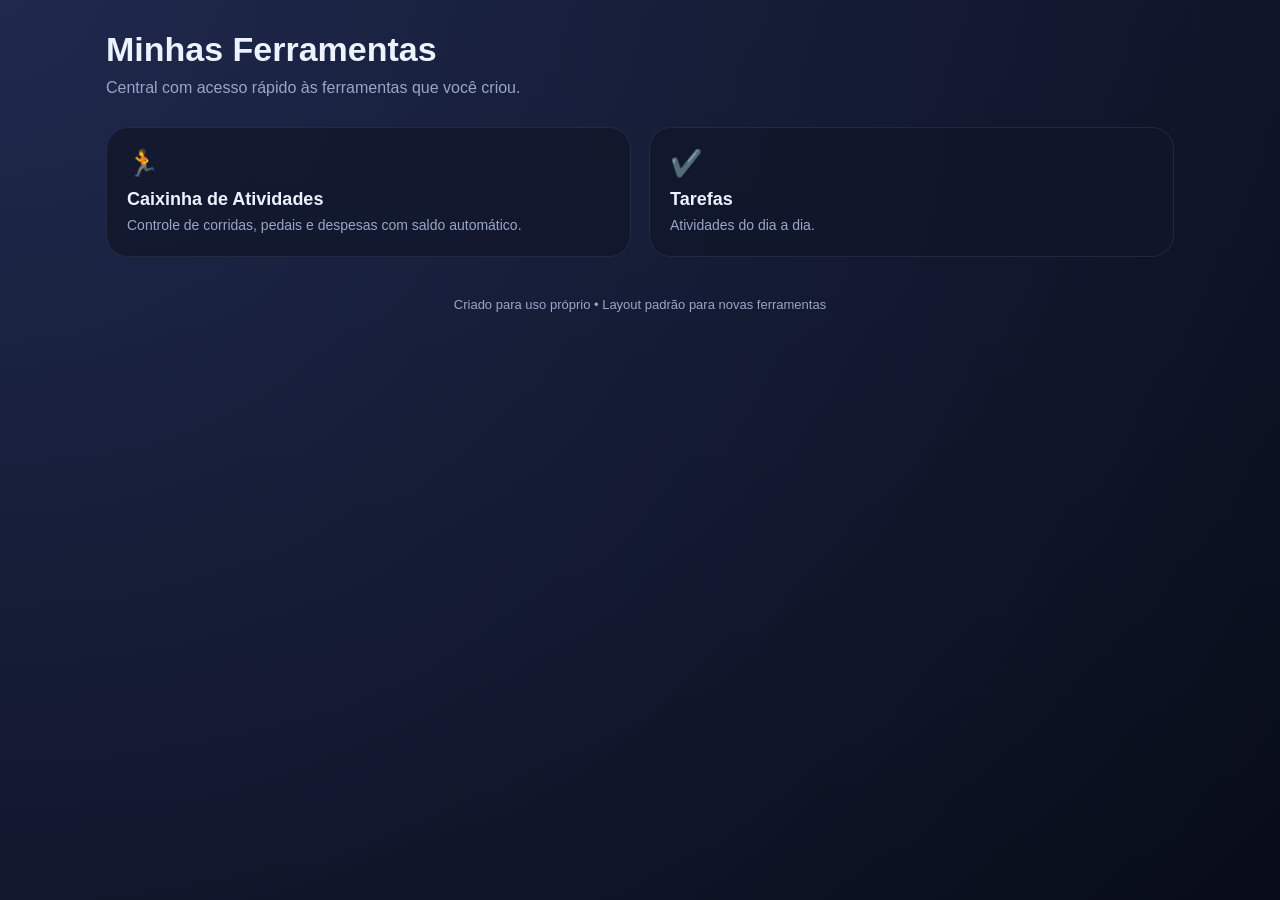
<file: index.html>
<!DOCTYPE html>
<html lang="pt-BR">
<head>
  <meta charset="UTF-8">
  <meta name="viewport" content="width=device-width, initial-scale=1.0">
  <title>Minhas Ferramentas</title>

  <style>
    :root {
      --bg: #0b1020;
      --card: rgba(17, 23, 42, 0.78);
      --text: #edf2ff;
      --muted: #9aa6c7;
      --border: rgba(255,255,255,0.08);
      --primary: #6d8cff;
      --primary2: #8b5cf6;
      --radius: 22px;
    }

    * { box-sizing: border-box; }

    body {
      margin: 0;
      font-family: Inter, Arial;
      color: var(--text);
      background:
        radial-gradient(circle at top left, rgba(109,140,255,0.2), transparent),
        linear-gradient(180deg, var(--bg), #080c18);
      min-height: 100vh;
    }

    .container {
      max-width: 1100px;
      margin: auto;
      padding: 30px 16px;
    }

    h1 {
      margin: 0;
      font-size: 34px;
    }

    .sub {
      margin-top: 10px;
      color: var(--muted);
    }

    .grid {
      display: grid;
      grid-template-columns: repeat(auto-fit, minmax(250px, 1fr));
      gap: 18px;
      margin-top: 30px;
    }

    .card {
      background: var(--card);
      border: 1px solid var(--border);
      border-radius: var(--radius);
      padding: 20px;
      transition: 0.2s;
      cursor: pointer;
      text-decoration: none;
      color: inherit;
    }

    .card:hover {
      transform: translateY(-4px);
      border-color: rgba(109,140,255,0.4);
    }

    .icon {
      font-size: 26px;
      margin-bottom: 10px;
    }

    .title {
      font-size: 18px;
      font-weight: bold;
    }

    .desc {
      margin-top: 6px;
      color: var(--muted);
      font-size: 14px;
      line-height: 1.4;
    }

    .footer {
      margin-top: 40px;
      text-align: center;
      color: var(--muted);
      font-size: 13px;
    }
  </style>
</head>

<body>
  <div class="container">

    <h1>Minhas Ferramentas</h1>
    <div class="sub">Central com acesso rápido às ferramentas que você criou.</div>

    <div class="grid">

      <!-- TOOL 1 -->
      <a href="sports/index.html" class="card">
        <div class="icon">🏃</div>
        <div class="title">Caixinha de Atividades</div>
        <div class="desc">
          Controle de corridas, pedais e despesas com saldo automático.
        </div>
      </a>
      <!-- TOOL 2 -->
      <a href="task/index.html" class="card">
        <div class="icon">✔️</div>
        <div class="title">Tarefas</div>
        <div class="desc">
          Atividades do dia a dia. 
        </div>
      </a>

      <!-- NOVAS FERRAMENTAS FUTURAS -->
      <!--
      <a href="financeiro.html" class="card">
        <div class="icon">💰</div>
        <div class="title">Financeiro</div>
        <div class="desc">Descrição...</div>
      </a>
      -->

    </div>

    <div class="footer">
      Criado para uso próprio • Layout padrão para novas ferramentas
    </div>

  </div>
</body>
</html>
</file>
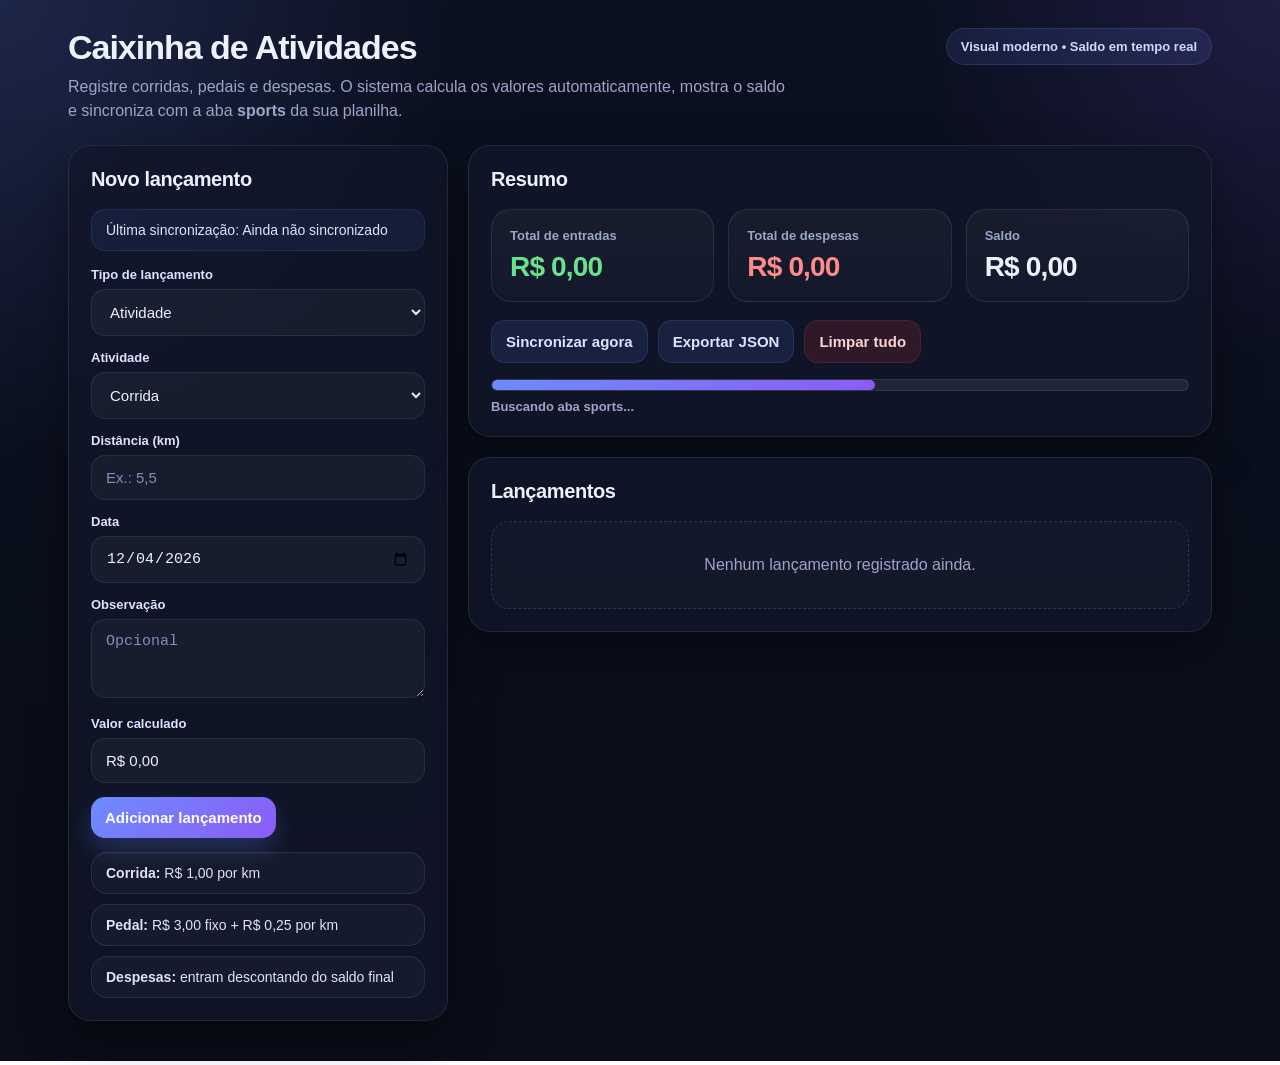
<file: sports/index.html>
<!DOCTYPE html>
<html lang="pt-BR">
<head>
  <meta charset="UTF-8" />
  <meta name="viewport" content="width=device-width, initial-scale=1.0" />
  <title>Caixinha de Atividades</title>
  <link rel="stylesheet" href="sports.css" />
</head>
<body>
  <div class="container">
    <div class="topo">
      <div class="titulo-box">
        <h1>Caixinha de Atividades</h1>
        <div class="subtitulo">
          Registre corridas, pedais e despesas. O sistema calcula os valores automaticamente,
          mostra o saldo e sincroniza com a aba <strong>sports</strong> da sua planilha.
        </div>
      </div>
      <div class="tag-topo">Visual moderno • Saldo em tempo real</div>
    </div>

    <div class="grid">
      <div class="card">
        <h2 id="tituloFormulario">Novo lançamento</h2>

        <div class="status-edicao" id="statusEdicao">
          Você está editando um lançamento.
        </div>

        <div class="status-sync" id="statusSync">
          Última sincronização: <span id="ultimaSync">Ainda não sincronizado</span>
        </div>

        <div class="form-group">
          <label for="categoria">Tipo de lançamento</label>
          <select id="categoria">
            <option value="atividade">Atividade</option>
            <option value="despesa">Despesa</option>
          </select>
        </div>

        <div id="atividadeCampos">
          <div class="form-group">
            <label for="atividade">Atividade</label>
            <select id="atividade">
              <option value="corrida">Corrida</option>
              <option value="pedal">Pedal</option>
            </select>
          </div>

          <div class="form-group">
            <label for="distancia">Distância (km)</label>
            <input type="number" id="distancia" min="0" step="0.01" placeholder="Ex.: 5,5" />
          </div>
        </div>

        <div id="despesaCampos" style="display: none;">
          <div class="form-group">
            <label for="descricaoDespesa">Descrição da despesa</label>
            <input type="text" id="descricaoDespesa" placeholder="Ex.: Garrafinha, manutenção, tênis" />
          </div>

          <div class="form-group">
            <label for="valorDespesa">Valor da despesa (R$)</label>
            <input type="number" id="valorDespesa" min="0" step="0.01" placeholder="Ex.: 25,00" />
          </div>
        </div>

        <div class="form-group">
          <label for="data">Data</label>
          <input type="date" id="data" />
        </div>

        <div class="form-group">
          <label for="observacao">Observação</label>
          <textarea id="observacao" rows="3" placeholder="Opcional"></textarea>
        </div>

        <div class="form-group">
          <label>Valor calculado</label>
          <input type="text" id="valorCalculado" readonly />
        </div>

        <div class="linha-acoes">
          <button class="btn btn-primary" id="btnAdicionar">Adicionar lançamento</button>
          <button class="btn btn-secondary" id="btnCancelarEdicao" style="display:none;">Cancelar edição</button>
        </div>

        <div class="regras">
          <div class="regra-item"><strong>Corrida:</strong> R$ 1,00 por km</div>
          <div class="regra-item"><strong>Pedal:</strong> R$ 3,00 fixo + R$ 0,25 por km</div>
          <div class="regra-item"><strong>Despesas:</strong> entram descontando do saldo final</div>
        </div>
      </div>

      <div>
        <div class="card" style="margin-bottom: 20px;">
          <h2>Resumo</h2>

          <div class="resumo">
            <div class="box-resumo">
              <small>Total de entradas</small>
              <strong class="positivo" id="totalEntradas">R$ 0,00</strong>
            </div>
            <div class="box-resumo">
              <small>Total de despesas</small>
              <strong class="negativo" id="totalDespesas">R$ 0,00</strong>
            </div>
            <div class="box-resumo">
              <small>Saldo</small>
              <strong class="neutro" id="saldoFinal">R$ 0,00</strong>
            </div>
          </div>

          <div class="linha-acoes">
            <button class="btn btn-secondary" id="btnSincronizar">Sincronizar agora</button>
            <button class="btn btn-secondary" id="btnExportar">Exportar JSON</button>
            <button class="btn btn-danger" id="btnLimpar">Limpar tudo</button>
          </div>

          <div class="barra-sync-wrap" id="barraSyncWrap" style="display:none;">
            <div class="barra-sync">
              <div class="barra-sync-fill" id="barraSyncFill"></div>
            </div>
            <div class="texto-sync" id="textoSync">Sincronizando...</div>
          </div>
        </div>

        <div class="card">
          <h2>Lançamentos</h2>
          <div id="listaLancamentos"></div>
        </div>
      </div>
    </div>
  </div>

  <script src="sports.js"></script>
</body>
</html>
</file>
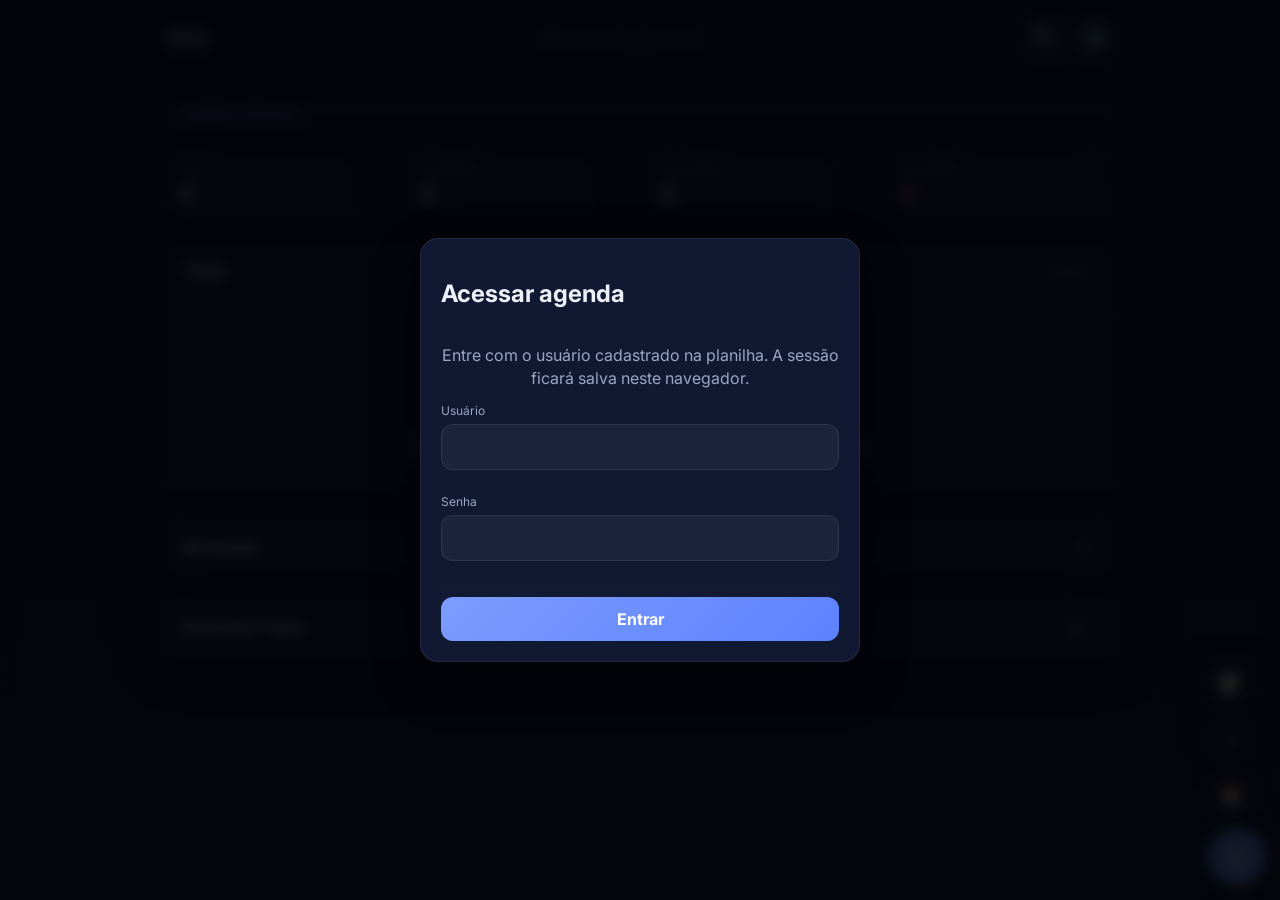
<file: task/index.html>
<!DOCTYPE html>
<html lang="pt-BR">
<head>
  <meta charset="UTF-8" />
  <meta name="viewport" content="width=device-width, initial-scale=1.0" />
  <title>Lista de Tarefas com Agenda</title>

  <link rel="preconnect" href="https://fonts.googleapis.com" />
  <link rel="preconnect" href="https://fonts.gstatic.com" crossorigin />
  <link
    href="https://fonts.googleapis.com/css2?family=Inter:wght@400;500;600;700;800&display=swap"
    rel="stylesheet"
  />

  <link rel="stylesheet" href="./css/tasks.css" />
  <link rel="stylesheet" href="./css/popup.css" />
  <link rel="stylesheet" href="./css/load.css" />

  <link rel="manifest" href="./manifest.json" />
  <meta name="theme-color" content="#7c9cff" />
<link rel="icon" type="image/svg+xml" href="./icons/icon.svg" />
<link rel="icon" type="image/png" sizes="192x192" href="./icons/icon-192.png" />
<link rel="apple-touch-icon" href="./icons/icon-192.png" />
<link rel="icon" href="./icons/favicon.ico" />
  <meta name="apple-mobile-web-app-capable" content="yes" />
  <meta name="apple-mobile-web-app-status-bar-style" content="default" />
  <meta name="apple-mobile-web-app-title" content="Tarefas" />
</head>
<body>

  <!-- LOADER INICIAL -->
  <div id="appLoader" class="app-loader">
    <div class="loader-content">
      <div class="loader-orb"></div>
      <p class="loader-text">Acessando agenda...</p>
    </div>
  </div>

  <!-- APP -->
  <div class="app-shell app-shell-preload" id="appShell">

    <!-- TOPBAR -->
    <header class="app-topbar">
      <div class="topbar-left">
        <button id="screenHomeBtn" class="topbar-home-btn topbar-profile-btn" type="button">
  <img id="userPhotoLogo" class="user-photo-logo hidden" alt="Foto do usuário" />
  <span id="userPhotoFallback" class="topbar-home-title">Início</span>
</button>
      </div>

      <div class="topbar-center">
        <p id="lastSyncInfo" class="last-sync-info">Última sincronização: nunca</p>
        <div id="userSessionInfo" class="user-session-info hidden"></div>
      </div>

      <div class="topbar-right">
        <button id="searchToggleBtn" class="icon-btn" type="button" aria-label="Buscar">
          🔍
        </button>
        <button id="settingsBtn" class="icon-btn" type="button" aria-label="Configurações">
          ⚙️
        </button>
      </div>
    </header>

    <!-- BUSCA GLOBAL -->
    <section id="searchPanel" class="search-panel hidden" aria-label="Busca global">
      <div class="search-panel-row">
        <div class="field grow no-margin">
          <label for="searchInput">Buscar tarefas</label>
          <input
            type="text"
            id="searchInput"
            placeholder="Buscar por título, descrição ou hashtag"
          />
        </div>

        <button id="closeSearchBtn" class="icon-btn search-close-btn" type="button" aria-label="Fechar busca">
          ✕
        </button>
      </div>
    </section>

    <main class="app-content">

      <!-- HOME -->
      <section id="screen-home" class="screen screen-active">
        <section class="hero-card">
          <div class="hero-copy">
            <p class="eyebrow">Agenda pessoal</p>
            <!-- <h1>Hoje</h1>
            <p class="subtitle">
              Veja primeiro o que importa agora, com foco no uso rápido no mobile.
            </p> -->
          </div>
        </section>

        <section class="summary-strip" id="summaryGrid">
          <article class="summary-card compact">
            <span>Total</span>
            <strong id="totalTasks">0</strong>
          </article>

          <article class="summary-card compact">
            <span>Pendentes</span>
            <strong id="pendingTasks">0</strong>
          </article>

          <article class="summary-card compact">
            <span>Concluídas</span>
            <strong id="completedTasks">0</strong>
          </article>

          <article class="summary-card compact danger">
            <span>Atrasadas</span>
            <strong id="overdueTasks">0</strong>
          </article>
        </section>

        <section class="screen-block card-like">
          <div class="section-header">
            <div>
              <h2>Hoje</h2>
              <!-- <h2>Tarefas do dia</h2>
              <p class="section-subtitle">Ordenadas para leitura rápida.</p> -->
            </div>
            <span id="taskCountLabel" class="section-count">0 itens</span>
          </div>

          <div id="taskList" class="task-list"></div>

          <div id="emptyState" class="empty-state hidden">
            <div class="empty-icon">✓</div>
            <h3>Nenhuma tarefa encontrada</h3>
            <p>Crie uma nova tarefa ou ajuste os filtros para ver os resultados.</p>
          </div>
        </section>

        <section class="screen-block card-like collapsible-block">
          <button id="toggleOverdueBtn" class="collapse-trigger" type="button">
            <span>Atrasadas</span>
            <span id="overdueInlineCount" class="collapse-count">0</span>
          </button>

          <div id="overdueList" class="task-list hidden"></div>
        </section>

        <section class="screen-block card-like collapsible-block">
          <button id="toggleUpcomingBtn" class="collapse-trigger" type="button">
            <span>Próximos 7 dias</span>
            <span class="collapse-count">ver</span>
          </button>

          <div id="upcomingList" class="upcoming-list hidden"></div>
        </section>
      </section>

      <!-- TODAS -->
      <section id="screen-all" class="screen hidden">
        <section class="screen-block card-like">
          <div class="section-header">
            <div>
              <h2>Todas as atividades</h2>
              <p class="section-subtitle">Filtre por visibilidade, status e hashtag.</p>
            </div>
          </div>

          <div class="toolbar-inline">
            <div class="field grow">
              <label>Visibilidade</label>
              <div id="visibilityFilter" class="segmented-control">
                <button type="button" class="segment-btn active" data-visibility="mine">Minhas</button>
                <button type="button" class="segment-btn" data-visibility="shared">Compartilhadas</button>
                <button type="button" class="segment-btn" data-visibility="all">Todas</button>
              </div>
            </div>

            <div class="field small">
              <label for="statusFilter">Status</label>
              <select id="statusFilter">
                <option value="all">Todas</option>
                <option value="pending" selected>Pendentes</option>
                <option value="completed">Concluídas</option>
                <option value="today">Hoje</option>
                <option value="overdue">Atrasadas</option>
              </select>
            </div>

            <!-- <div class="field small">
              <label for="sortMode">Ordenação</label>
              <select id="sortMode">
                <option value="smart">Automática</option>
                <option value="date-asc">Data crescente</option>
                <option value="date-desc">Data decrescente</option>
                <option value="created-desc">Mais recentes</option>
              </select>
            </div>
          </div> -->

          <div class="tag-filter-row">
            <span>Hashtags:</span>
            <div id="hashtagsPanel" class="hashtags-panel"></div>
          </div>
        </section>

        <section class="screen-block card-like">
          <div class="section-header">
            <div>
              <h2>Lista geral</h2>
              <p class="section-subtitle">Agrupada por dia.</p>
            </div>
          </div>

          <div id="allTasksGrouped" class="grouped-task-list"></div>
        </section>
      </section>

      <!-- CALENDÁRIO -->
      <section id="screen-calendar" class="screen hidden">
        <section class="card-like calendar-card">
          <div class="calendar-header">
            <div>
              <p class="calendar-label">Agenda mensal</p>
              <h2 id="calendarTitle">Calendário</h2>
            </div>

            <div class="calendar-actions">
              <button id="toggleCalendarBtn" class="btn btn-secondary" type="button">Ocultar</button>
              <button id="clearDateFilterBtn" class="btn btn-secondary" type="button">Mostrar tudo</button>
              <button id="prevMonthBtn" class="btn btn-secondary icon-only" type="button" aria-label="Mês anterior">‹</button>
              <button id="nextMonthBtn" class="btn btn-secondary icon-only" type="button" aria-label="Próximo mês">›</button>
            </div>
          </div>

          <div class="calendar-weekdays">
            <div>Dom</div>
            <div>Seg</div>
            <div>Ter</div>
            <div>Qua</div>
            <div>Qui</div>
            <div>Sex</div>
            <div>Sáb</div>
          </div>

          <div id="calendarGrid" class="calendar-grid"></div>
        </section>

        <section id="dayTasksPanel" class="screen-block card-like hidden">
          <div class="section-header">
            <div>
              <h2>Atividades do dia</h2>
              <p id="selectedDayLabel" class="section-subtitle">Selecione um dia no calendário.</p>
            </div>
          </div>

          <div id="calendarDayTaskList" class="task-list"></div>
        </section>
      </section>

      <!-- CONFIGURAÇÕES -->
      <section id="screen-settings" class="screen hidden">
        <section class="settings-grid">

          <article class="settings-card">
            <div class="settings-card-header">
              <h2>Aparência</h2>
              <p>Troca de tema e base pronta para novos temas.</p>
            </div>

            <div class="settings-actions">
              <button id="themeToggleBtn" class="btn btn-secondary" type="button">Tema</button>
            </div>
          </article>

          <article class="settings-card">
            <div class="settings-card-header">
              <h2>Notificações</h2>
              <p>Permissão e lembretes locais.</p>
            </div>

            <div class="settings-actions">
              <button id="enableNotificationsBtn" class="btn btn-secondary" type="button">Ativar notificações</button>
            </div>
          </article>

          <article class="settings-card">
            <div class="settings-card-header">
              <h2>Sincronização</h2>
              <p>Controle manual e sessão do aplicativo.</p>
            </div>

            <div class="settings-actions settings-actions-wrap">
              <button id="syncBtn" class="btn btn-secondary" type="button">Sincronizar</button>
              <button id="logoutBtn" class="btn btn-secondary" type="button">Sair</button>
            </div>
          </article>
<!--
          <article id="privateTagsCard" class="settings-card wide">
            <div class="settings-card-header">
              <h2>Hashtags privadas</h2>
              <p>Selecione quais hashtags serão privadas.</p>
            </div>

            <div id="privateTagsPanel" class="private-tags-panel"></div>
          </article> -->

        </section>
      </section>

    </main>

    <div class="bottom-safe-space"></div>
  </div>

  <!-- FABS -->
  <div class="fab-stack" aria-label="Ações rápidas">
  <button id="fabNotes" class="fab fab-secondary" type="button" aria-label="Bloco de notas">📝</button>
  <button id="fabAll" class="fab fab-secondary" type="button" aria-label="Todas as atividades">≡</button>
  <button id="fabCalendar" class="fab fab-secondary" type="button" aria-label="Calendário">📅</button>
  <button id="newTaskBtn" class="fab fab-primary" type="button" aria-label="Nova tarefa">+</button>
</div>

  <!-- MODAL TAREFA -->
  <div id="taskModal" class="modal hidden" aria-hidden="true">
    <div class="modal-backdrop" data-close-modal></div>

    <div class="modal-dialog" role="dialog" aria-modal="true" aria-labelledby="modalTitle">
      <div class="modal-header">
        <h2 id="modalTitle">Nova tarefa</h2>
        <button class="icon-btn" type="button" data-close-modal aria-label="Fechar">×</button>
      </div>

      <form id="taskForm" class="task-form">
        <input type="hidden" id="taskId" />

        <div class="field">
          <label for="taskTitle">Título</label>
          <input type="text" id="taskTitle" maxlength="100" required />
        </div>

        <div class="field">
          <label for="taskDescription">Descrição</label>
          <textarea
            id="taskDescription"
            rows="4"
            maxlength="500"
            placeholder="Detalhes da tarefa"
          ></textarea>
        </div>

        <div class="compact-period-row">
  <div class="compact-period-label">Início</div>

  <div class="field compact-field compact-date-field">
    <label for="taskDate">Data</label>
    <input type="date" id="taskDate" required />
  </div>

  <div class="field compact-field compact-time-field">
    <label for="taskTime">Hora</label>
    <input type="time" id="taskTime" />
  </div>
</div>

<div class="compact-period-row">
  <div class="compact-period-label">Término</div>

  <div class="field compact-field compact-date-field">
    <label for="taskEndDate">Data</label>
    <input type="date" id="taskEndDate" />
  </div>

  <div class="field compact-field compact-time-field">
    <label for="taskEndTime">Hora</label>
    <input type="time" id="taskEndTime" />
  </div>
</div>

        <div class="field field-inline-hint">
          <small>O término é opcional. Se informado, pode ser em outro dia.</small>
        </div>

        <div class="field">
          <label for="taskHashtags">Hashtags</label>
          <input
            type="text"
            id="taskHashtags"
            placeholder="#trabalho, #estudo, #mercado, #privado"
          />
          <small>Use vírgulas ou espaços. O símbolo # é opcional.</small>
        </div>

        <div class="field recurring-box">
          <label class="checkbox-row">
            <input type="checkbox" id="taskRecurring" />
            <span>Tarefa recorrente</span>
          </label>
        </div>

        <div id="recurrenceFields" class="recurrence-inline-grid hidden">
  <div class="field">
    <label for="taskRecurrenceType">Frequência</label>
    <select id="taskRecurrenceType">
      <option value="daily">Diária</option>
      <option value="weekly">Semanal</option>
      <option value="monthly">Mensal</option>
      <option value="yearly">Anual</option>
    </select>
  </div>

  <div class="field">
    <label for="taskRecurrenceInterval">Intervalo</label>
    <input type="number" id="taskRecurrenceInterval" min="1" step="1" value="1" />
    <small>Ex.: 1 = toda semana, 2 = a cada 2 semanas</small>
  </div>
</div>

        <div class="modal-actions">
          <button type="button" class="btn btn-secondary" data-close-modal>Cancelar</button>
          <button type="submit" class="btn btn-primary">Salvar tarefa</button>
        </div>
      </form>
    </div>
  </div>

  <!-- MODAL CONFIRM -->
  <div id="confirmModal" class="modal hidden" aria-hidden="true">
    <div class="modal-backdrop" data-close-confirm></div>

    <div class="modal-dialog small-dialog" role="dialog" aria-modal="true" aria-labelledby="confirmTitle">
      <div class="modal-header">
        <h2 id="confirmTitle">Excluir tarefa</h2>
        <button class="icon-btn" type="button" data-close-confirm aria-label="Fechar">×</button>
      </div>

      <div class="confirm-content">
        <p>Tem certeza que deseja excluir esta tarefa?</p>

        <div class="modal-actions">
          <button type="button" class="btn btn-secondary" data-close-confirm>Cancelar</button>
          <button type="button" id="confirmDeleteBtn" class="btn btn-danger">Excluir</button>
        </div>
      </div>
    </div>
  </div>

  <!-- MODAL AUTH -->
  <div id="authModal" class="modal auth-modal hidden" aria-hidden="true">
    <div class="modal-backdrop"></div>

    <div class="modal-dialog auth-dialog" role="dialog" aria-modal="true" aria-labelledby="authTitle">
      <div id="authLoadingState" class="auth-state hidden">
        <div class="loading-spinner auth-spinner"></div>
        <h2 id="authTitle">Validando acesso</h2>
        <p id="authLoadingText" class="subtitle auth-subtitle">Verificando sessão salva...</p>
      </div>

      <form id="authForm" class="task-form hidden">
        <div class="modal-header auth-header-simple">
          <h2 id="authFormTitle">Acessar agenda</h2>
        </div>

        <p class="subtitle auth-subtitle">
          Entre com o usuário cadastrado na planilha. A sessão ficará salva neste navegador.
        </p>

        <div id="authError" class="auth-error hidden"></div>

        <div class="field">
          <label for="authUsername">Usuário</label>
          <input type="text" id="authUsername" autocomplete="username" required />
        </div>

        <div class="field">
          <label for="authPassword">Senha</label>
          <input type="password" id="authPassword" autocomplete="current-password" required />
        </div>

        <div class="modal-actions auth-actions">
          <button type="submit" class="btn btn-primary">Entrar</button>
        </div>
      </form>
    </div>
  </div>

  <!-- LOADING OVERLAY -->
  <div id="loadingOverlay" class="loading-overlay hidden" aria-hidden="true">
    <div class="loading-box">
      <div class="loading-spinner"></div>
      <p id="loadingText">Sincronizando tarefas...</p>
    </div>
  </div>

  <!-- TOAST -->
  <div id="toastContainer" class="toast-container"></div>

  <!-- POPUP -->
  <div id="newsPopup" class="news-popup hidden">
    <div class="news-overlay"></div>

    <div class="news-frame-modal">
      <button class="news-close" id="newsCloseBtn">×</button>
      <iframe
        id="newsPopupFrame"
        src="./popup/novidades.html"
        title="Popup personalizado"
        loading="lazy"
      ></iframe>
    </div>
  </div>

  <script src="./js/tasks-data.js"></script>
  <script src="./js/tasks-ui.js"></script>
  <script src="./js/tasks-sync.js"></script>
  <script src="./js/task-notifications.js"></script>
  <script src="./js/tasks-app.js"></script>
  <script src="./js/tasks-calendar.js"></script>
  <script src="./js/popup.js"></script>

  <script>
    if ("serviceWorker" in navigator) {
      window.addEventListener("load", function () {
        navigator.serviceWorker
          .register("./service-worker.js")
          .catch(function (error) {
            console.error("Erro ao registrar o service worker:", error);
          });
      });
    }
  </script>
</body>
</html>
</file>
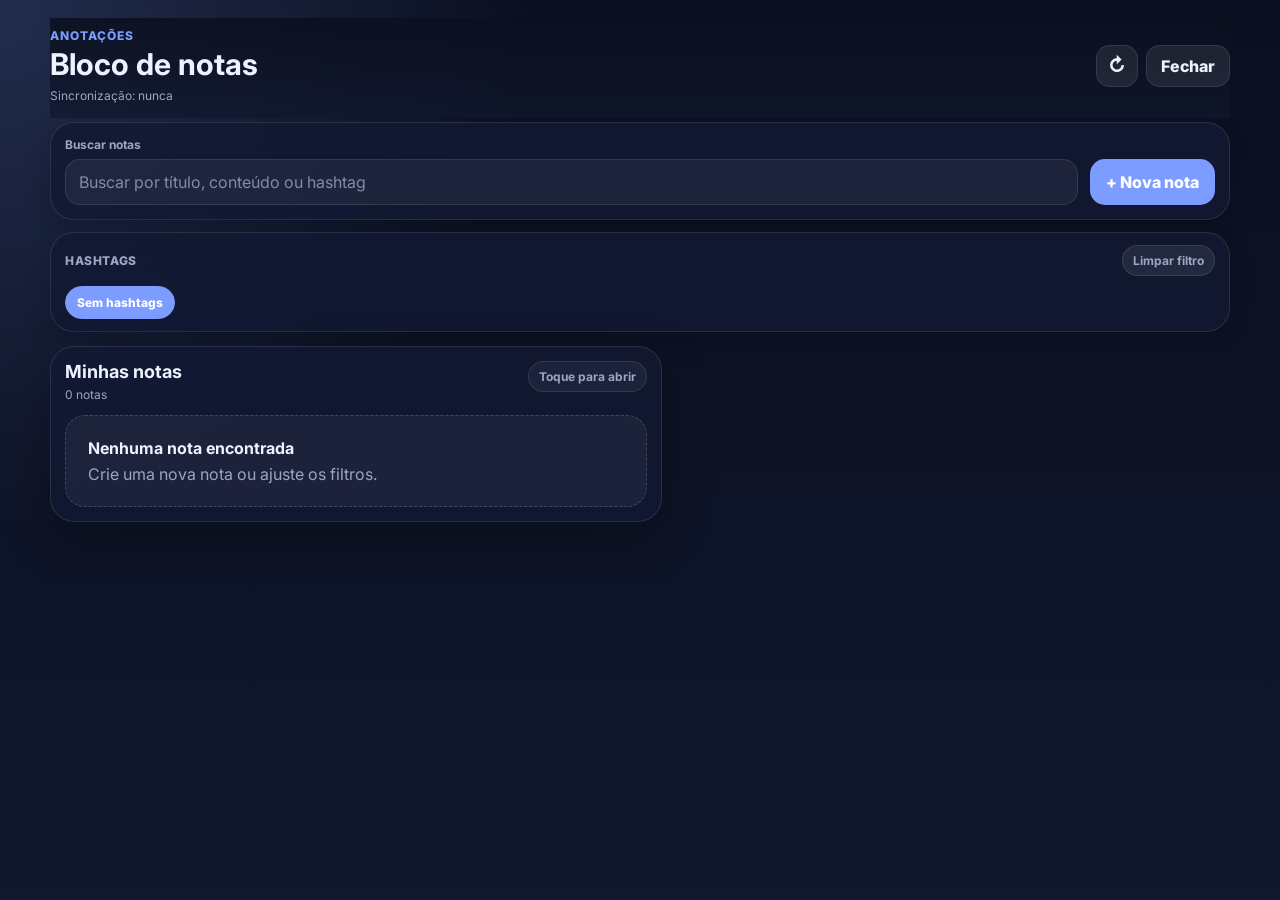
<file: task/notes.html>
<!DOCTYPE html>
<html lang="pt-BR">
<head>
  <meta charset="UTF-8" />
  <meta name="viewport" content="width=device-width, initial-scale=1.0" />

  <title>Bloco de Notas</title>

  <link rel="preconnect" href="https://fonts.googleapis.com" />
  <link rel="preconnect" href="https://fonts.gstatic.com" crossorigin />
  <link
    href="https://fonts.googleapis.com/css2?family=Inter:wght@400;500;600;700;800&display=swap"
    rel="stylesheet"
  />

  <link rel="stylesheet" href="./css/notes.css" />

  <link rel="manifest" href="./manifest.json" />
  <meta name="theme-color" content="#7c9cff" />

  <link rel="icon" type="image/svg+xml" href="./icons/icon.svg" />
  <link rel="icon" type="image/png" sizes="192x192" href="./icons/icon-192.png" />
  <link rel="apple-touch-icon" href="./icons/icon-192.png" />
</head>

<body>
  <main class="notes-shell">
    <header class="notes-topbar">
      <div class="notes-title-block">
        <p class="eyebrow">Anotações</p>
        <h1>Bloco de notas</h1>
        <p id="notesSyncInfo" class="sync-info">Sincronização: local</p>
      </div>

      <div class="topbar-actions">
        <button id="syncNotesBtn" class="icon-action-btn" type="button" aria-label="Sincronizar notas">
          ↻
        </button>

        <button id="closeNotesBtn" class="close-btn" type="button">
          Fechar
        </button>
      </div>
    </header>

    <section class="notes-toolbar">
      <div class="field search-field">
        <label for="notesSearchInput">Buscar notas</label>
        <input id="notesSearchInput" type="text" placeholder="Buscar por título, conteúdo ou hashtag" />
      </div>

      <button id="newNoteBtn" class="btn btn-primary new-note-main-btn" type="button">
        + Nova nota
      </button>
    </section>

    <section class="tags-section">
      <div class="tags-title-row">
        <span>Hashtags</span>
        <button id="clearTagFilterBtn" class="small-link-btn" type="button">Limpar filtro</button>
      </div>

      <div id="notesTagsPanel" class="tags-panel"></div>
    </section>

    <section class="notes-layout">
      <section class="notes-list-section">
        <div class="notes-list-header">
          <div>
            <h2>Minhas notas</h2>
            <p id="notesCountLabel">0 notas</p>
          </div>

          <div class="view-hint">Toque para abrir</div>
        </div>

        <div id="notesList" class="notes-grid"></div>
      </section>

      <section id="noteEditorPanel" class="notes-editor-panel hidden">
        <div class="editor-card">
          <div class="editor-header">
            <div>
              <p class="eyebrow compact">Editor</p>
              <h2 id="editorTitle">Nova nota</h2>
            </div>

            <div class="editor-header-actions">
              <button id="favoriteNoteBtn" class="icon-action-btn" type="button" aria-label="Favoritar nota">
                ☆
              </button>

              <button id="closeEditorBtn" class="icon-action-btn mobile-only" type="button" aria-label="Fechar editor">
                ×
              </button>
            </div>
          </div>

          <div class="field">
            <label for="noteTitle">Título</label>
            <input id="noteTitle" type="text" maxlength="120" placeholder="Título da nota" />
          </div>

          <div class="field">
            <label for="noteHashtags">Hashtags</label>
            <input id="noteHashtags" type="text" placeholder="#ideia, #trabalho, #pessoal" />
            <small>Use espaço ou vírgula. A primeira hashtag define a cor do card.</small>
          </div>

          <div class="field grow">
            <label for="noteContent">Conteúdo</label>
            <textarea id="noteContent" placeholder="Escreva sua nota aqui..."></textarea>
          </div>

          <div class="editor-actions">
            <button id="deleteNoteBtn" class="btn btn-danger" type="button">Excluir</button>
            <button id="saveNoteBtn" class="btn btn-primary" type="button">Salvar</button>
          </div>

          <p id="noteStatus" class="save-status">Pronto.</p>
        </div>
      </section>
    </section>
  </main>

  <script src="./js/tasks-sync.js"></script>
  <script src="./js/notes.js"></script>
</body>
</html>
</file>
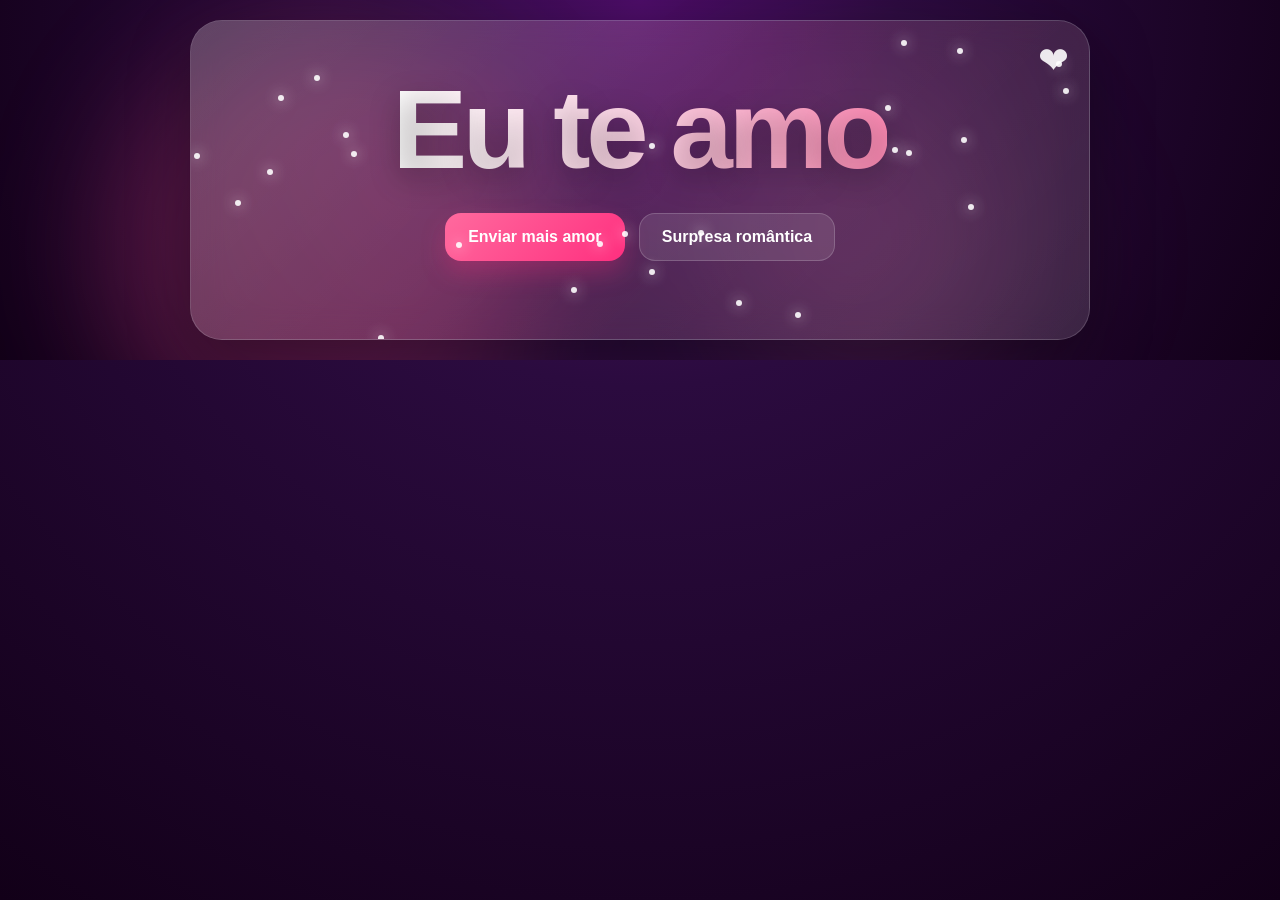
<file: task/popup/love.html>
<!DOCTYPE html>
<html lang="pt-BR">
<head>
  <meta charset="UTF-8" />
  <meta name="viewport" content="width=device-width, initial-scale=1.0" />
  <title>Eu te amo</title>
  <style>
    :root {
      --bg-1: #120018;
      --bg-2: #2b0b3f;
      --bg-3: #ff4d8d;
      --text: #ffffff;
      --soft: rgba(255,255,255,0.82);
      --glass: rgba(255,255,255,0.12);
      --border: rgba(255,255,255,0.22);
      --shadow: 0 20px 60px rgba(0, 0, 0, 0.35);
    }

    * {
      box-sizing: border-box;
      margin: 0;
      padding: 0;
    }

    html, body {
      width: 100%;
      min-height: 100%;
      overflow: hidden;
      font-family: Arial, Helvetica, sans-serif;
      background: radial-gradient(circle at top, #4d0d68 0%, var(--bg-2) 35%, var(--bg-1) 100%);
      color: var(--text);
    }

    body {
      position: relative;
      display: flex;
      align-items: center;
      justify-content: center;
      padding: 20px;
    }

    .background-glow,
    .background-glow::before,
    .background-glow::after {
      position: absolute;
      inset: auto;
      content: "";
      border-radius: 50%;
      filter: blur(60px);
      z-index: 0;
      pointer-events: none;
    }

    .background-glow {
      width: 34vw;
      height: 34vw;
      min-width: 240px;
      min-height: 240px;
      max-width: 480px;
      max-height: 480px;
      background: rgba(255, 77, 141, 0.24);
      top: 8%;
      left: 8%;
      animation: floatGlow 10s ease-in-out infinite;
    }

    .background-glow::before {
      width: 28vw;
      height: 28vw;
      min-width: 180px;
      min-height: 180px;
      background: rgba(255, 255, 255, 0.12);
      top: 48vh;
      right: -12vw;
      animation: floatGlow 12s ease-in-out infinite reverse;
    }

    .background-glow::after {
      width: 24vw;
      height: 24vw;
      min-width: 160px;
      min-height: 160px;
      background: rgba(255, 120, 180, 0.16);
      bottom: 6vh;
      left: 48vw;
      animation: floatGlow 14s ease-in-out infinite;
    }

    .hearts {
      position: fixed;
      inset: 0;
      overflow: hidden;
      pointer-events: none;
      z-index: 1;
    }

    .heart {
      position: absolute;
      bottom: -40px;
      color: rgba(255,255,255,0.75);
      animation: rise linear forwards;
      text-shadow: 0 0 12px rgba(255, 255, 255, 0.35);
      user-select: none;
    }

    .card {
      position: relative;
      z-index: 2;
      width: min(900px, 100%);
      padding: clamp(24px, 5vw, 56px);
      border: 1px solid var(--border);
      background: linear-gradient(135deg, rgba(255,255,255,0.12), rgba(255,255,255,0.06));
      backdrop-filter: blur(16px);
      -webkit-backdrop-filter: blur(16px);
      border-radius: 32px;
      box-shadow: var(--shadow);
      text-align: center;
      overflow: hidden;
    }

    .card::before {
      content: "";
      position: absolute;
      inset: -2px;
      background: linear-gradient(135deg, rgba(255,255,255,0.15), rgba(255,77,141,0.1), rgba(255,255,255,0.08));
      border-radius: inherit;
      z-index: -1;
      opacity: 0.9;
    }

    .badge {
      display: inline-flex;
      align-items: center;
      justify-content: center;
      gap: 8px;
      padding: 10px 18px;
      border-radius: 999px;
      background: rgba(255,255,255,0.12);
      border: 1px solid rgba(255,255,255,0.18);
      color: var(--soft);
      font-size: clamp(0.8rem, 1.7vw, 1rem);
      margin-bottom: 22px;
      letter-spacing: 0.03em;
    }

    .title {
      font-size: clamp(2.8rem, 10vw, 7rem);
      line-height: 0.95;
      font-weight: 800;
      letter-spacing: -0.04em;
      margin-bottom: 18px;
      text-shadow: 0 10px 30px rgba(0,0,0,0.28);
      animation: pulseText 3s ease-in-out infinite;
    }

    .gradient-text {
      display: inline-block;
      background: linear-gradient(90deg, #ffffff 0%, #ffd5e7 25%, #ff7cab 55%, #fff0f6 100%);
      background-size: 200% auto;
      color: transparent;
      -webkit-background-clip: text;
      background-clip: text;
      animation: shine 5s linear infinite;
    }

    .subtitle {
      max-width: 680px;
      margin: 0 auto;
      font-size: clamp(1rem, 2.3vw, 1.3rem);
      line-height: 1.7;
      color: var(--soft);
    }

    .actions {
      display: flex;
      gap: 14px;
      justify-content: center;
      flex-wrap: wrap;
      margin-top: 30px;
    }

    button {
      border: none;
      cursor: pointer;
      transition: transform 0.2s ease, box-shadow 0.2s ease, background 0.2s ease;
      font-size: 1rem;
    }

    .btn-primary,
    .btn-secondary {
      padding: 14px 22px;
      border-radius: 16px;
      font-weight: 700;
      min-width: 180px;
    }

    .btn-primary {
      background: linear-gradient(135deg, #ff6a9e, #ff2f7f);
      color: white;
      box-shadow: 0 12px 24px rgba(255, 47, 127, 0.28);
    }

    .btn-secondary {
      background: rgba(255,255,255,0.1);
      color: white;
      border: 1px solid rgba(255,255,255,0.18);
    }

    .btn-primary:hover,
    .btn-secondary:hover {
      transform: translateY(-2px) scale(1.02);
    }

    .btn-primary:active,
    .btn-secondary:active {
      transform: scale(0.98);
    }

    .signature {
      margin-top: 22px;
      font-size: clamp(0.9rem, 1.8vw, 1rem);
      color: rgba(255,255,255,0.72);
    }

    .big-heart {
      position: absolute;
      right: clamp(12px, 2vw, 20px);
      top: clamp(10px, 2vw, 18px);
      font-size: clamp(1.5rem, 4vw, 2.3rem);
      animation: heartbeat 1.5s ease-in-out infinite;
      opacity: 0.9;
    }

    .sparkles {
      position: absolute;
      inset: 0;
      pointer-events: none;
      z-index: 0;
    }

    .sparkle {
      position: absolute;
      width: 6px;
      height: 6px;
      background: rgba(255,255,255,0.9);
      border-radius: 50%;
      box-shadow: 0 0 14px rgba(255,255,255,0.9);
      animation: twinkle 2.8s ease-in-out infinite;
    }

    .message-popup {
      position: fixed;
      left: 50%;
      bottom: 24px;
      transform: translateX(-50%) translateY(20px);
      background: rgba(18, 0, 24, 0.82);
      color: white;
      padding: 14px 20px;
      border-radius: 14px;
      border: 1px solid rgba(255,255,255,0.16);
      opacity: 0;
      pointer-events: none;
      transition: opacity 0.35s ease, transform 0.35s ease;
      z-index: 5;
      font-size: 0.95rem;
      text-align: center;
      max-width: min(92vw, 500px);
    }

    .message-popup.show {
      opacity: 1;
      transform: translateX(-50%) translateY(0);
    }

    @keyframes rise {
      0% {
        transform: translateY(0) scale(0.8);
        opacity: 0;
      }
      10% {
        opacity: 1;
      }
      100% {
        transform: translateY(-110vh) scale(1.15);
        opacity: 0;
      }
    }

    @keyframes heartbeat {
      0%, 100% { transform: scale(1); }
      25% { transform: scale(1.08); }
      40% { transform: scale(0.96); }
      60% { transform: scale(1.14); }
    }

    @keyframes pulseText {
      0%, 100% { transform: scale(1); }
      50% { transform: scale(1.02); }
    }

    @keyframes shine {
      to { background-position: 200% center; }
    }

    @keyframes twinkle {
      0%, 100% { opacity: 0.2; transform: scale(0.7); }
      50% { opacity: 1; transform: scale(1.35); }
    }

    @keyframes floatGlow {
      0%, 100% { transform: translateY(0) translateX(0); }
      50% { transform: translateY(18px) translateX(10px); }
    }

    @media (max-width: 768px) {
      body {
        padding: 16px;
      }

      .card {
        border-radius: 24px;
      }

      .actions {
        gap: 12px;
      }

      .btn-primary,
      .btn-secondary {
        width: 100%;
        max-width: 320px;
      }
    }

    @media (max-width: 480px) {
      .badge {
        padding: 8px 14px;
      }

      .subtitle {
        line-height: 1.55;
      }

      .signature {
        margin-top: 18px;
      }
    }
  </style>
</head>
<body>
  <div class="background-glow"></div>
  <div class="hearts" id="hearts"></div>

  <div class="card">
    <div class="sparkles" id="sparkles"></div>
    <div class="big-heart">❤</div>


    <h1 class="title">
      <span class="gradient-text">Eu te amo</span>
    </h1>

    <p class="subtitle">
    
    </p>

    <div class="actions">
      <button class="btn-primary" id="loveButton">Enviar mais amor</button>
      <button class="btn-secondary" id="surpriseButton">Surpresa romântica</button>
    </div>

    <p class="signature"></p>
  </div>

  <div class="message-popup" id="messagePopup"></div>

  <script>
    const heartsContainer = document.getElementById('hearts');
    const sparklesContainer = document.getElementById('sparkles');
    const loveButton = document.getElementById('loveButton');
    const surpriseButton = document.getElementById('surpriseButton');
    const messagePopup = document.getElementById('messagePopup');

    const romanticMessages = [
      'Você deixa tudo mais bonito.',
      'Meu lugar favorito é perto de você.',
      'Seu sorriso tem endereço no meu coração.',
      'Amar você é a parte mais linda do meu dia.',
      'Com você, até o simples fica inesquecível.'
    ];

    function createHeart(burst = false) {
      const heart = document.createElement('div');
      heart.className = 'heart';
      heart.innerHTML = Math.random() > 0.5 ? '❤' : '💖';

      const left = burst ? 40 + Math.random() * 20 : Math.random() * 100;
      const duration = burst ? 3 + Math.random() * 2 : 6 + Math.random() * 5;
      const size = burst ? 18 + Math.random() * 26 : 12 + Math.random() * 24;
      const delay = Math.random() * 0.4;

      heart.style.left = left + 'vw';
      heart.style.fontSize = size + 'px';
      heart.style.animationDuration = duration + 's';
      heart.style.animationDelay = delay + 's';
      heart.style.opacity = 0.75 + Math.random() * 0.25;

      heartsContainer.appendChild(heart);

      setTimeout(() => {
        heart.remove();
      }, (duration + delay) * 1000 + 300);
    }

    function createHeartBurst(total = 18) {
      for (let i = 0; i < total; i++) {
        setTimeout(() => createHeart(true), i * 90);
      }
    }

    function autoHearts() {
      createHeart(false);
      const next = window.innerWidth < 600 ? 900 : 650;
      setTimeout(autoHearts, next);
    }

    function createSparkles() {
      const amount = window.innerWidth < 600 ? 16 : 26;
      sparklesContainer.innerHTML = '';

      for (let i = 0; i < amount; i++) {
        const sparkle = document.createElement('span');
        sparkle.className = 'sparkle';
        sparkle.style.left = Math.random() * 100 + '%';
        sparkle.style.top = Math.random() * 100 + '%';
        sparkle.style.animationDelay = (Math.random() * 2.5) + 's';
        sparkle.style.animationDuration = (2 + Math.random() * 2.8) + 's';
        sparklesContainer.appendChild(sparkle);
      }
    }

    function showMessage(text) {
      messagePopup.textContent = text;
      messagePopup.classList.add('show');
      clearTimeout(showMessage.timeout);
      showMessage.timeout = setTimeout(() => {
        messagePopup.classList.remove('show');
      }, 2600);
    }

    loveButton.addEventListener('click', () => {
      createHeartBurst(22);
      showMessage('Mais amor enviado com sucesso.');
    });

    surpriseButton.addEventListener('click', () => {
      const randomMessage = romanticMessages[Math.floor(Math.random() * romanticMessages.length)];
      createHeartBurst(14);
      showMessage(randomMessage);
    });

    window.addEventListener('resize', createSparkles);

    createSparkles();
    autoHearts();
  </script>
</body>
</html>
</file>
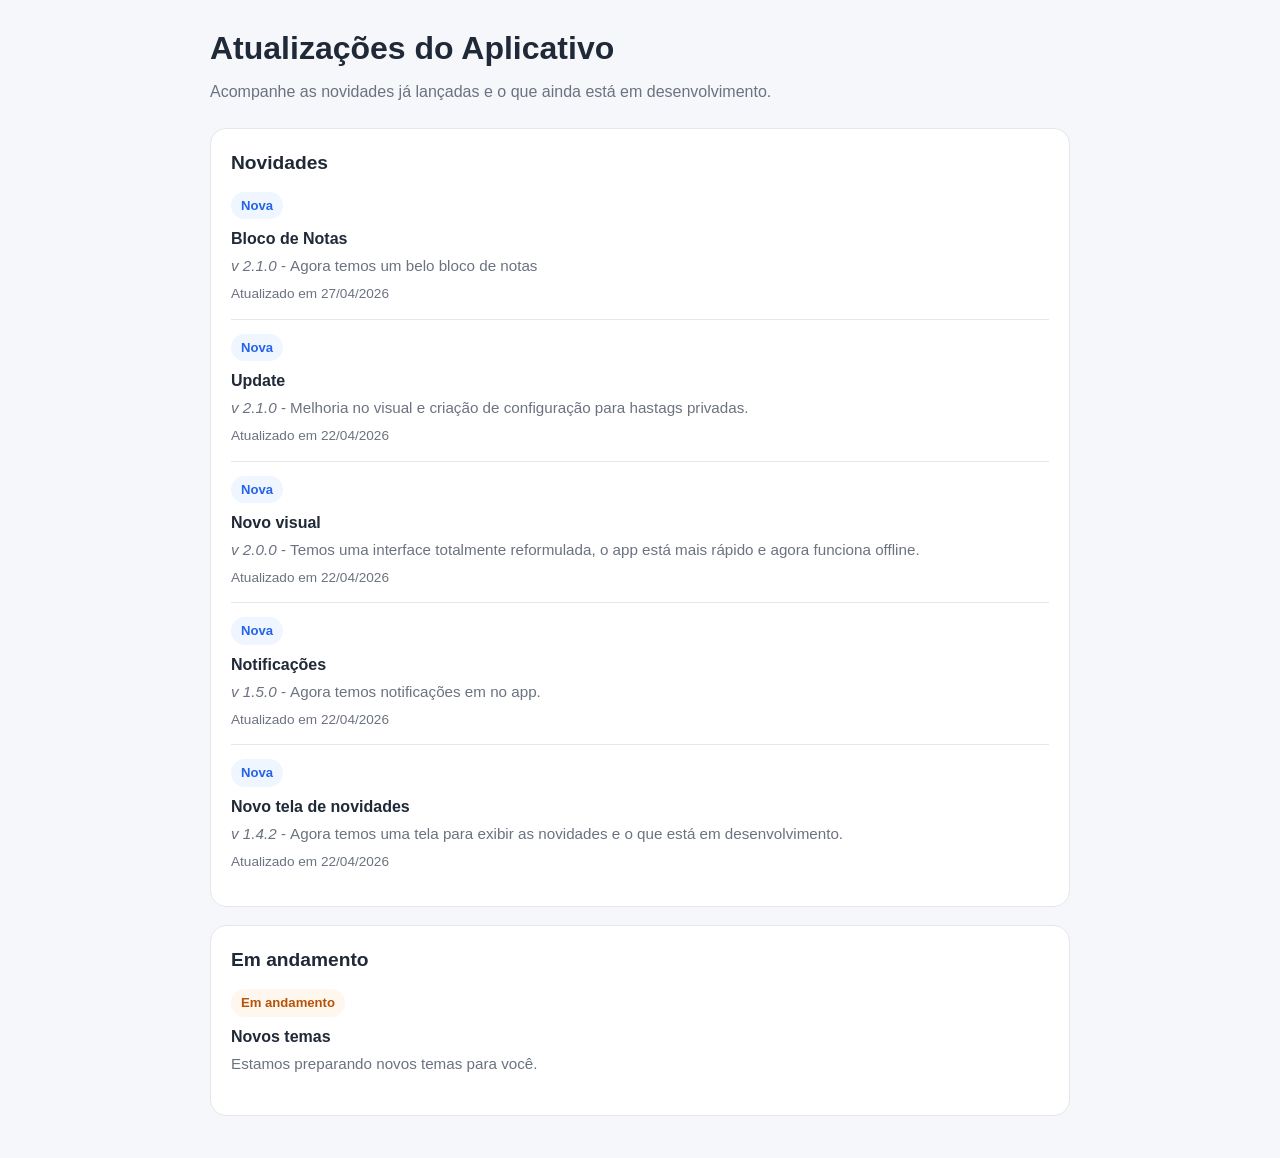
<file: task/popup/novidades.html>
<!DOCTYPE html>
<html lang="pt-BR">
<head>
  <meta charset="UTF-8" />
  <meta name="viewport" content="width=device-width, initial-scale=1.0" />
  <title>Atualizações do Aplicativo</title>
  <style>
    :root {
      --bg: #f6f7fb;
      --card: #ffffff;
      --text: #1f2937;
      --muted: #6b7280;
      --border: #e5e7eb;
      --primary: #2563eb;
      --soft: #eff6ff;
      --warning: #b45309;
      --warning-soft: #fff7ed;
      --radius: 16px;
      --max: 860px;
    }

    * {
      box-sizing: border-box;
      margin: 0;
      padding: 0;
    }

    body {
      font-family: Arial, sans-serif;
      background: var(--bg);
      color: var(--text);
      padding: 24px 16px;
      line-height: 1.5;
    }

    .container {
      max-width: var(--max);
      margin: 0 auto;
    }

    .header {
      margin-bottom: 24px;
    }

    .header h1 {
      font-size: 2rem;
      margin-bottom: 8px;
    }

    .header p {
      color: var(--muted);
      font-size: 1rem;
    }

    .section {
      background: var(--card);
      border: 1px solid var(--border);
      border-radius: var(--radius);
      padding: 20px;
      margin-bottom: 18px;
    }

    .section h2 {
      font-size: 1.2rem;
      margin-bottom: 14px;
    }

    .item {
      padding: 14px 0;
      border-top: 1px solid var(--border);
    }

    .item:first-of-type {
      border-top: none;
      padding-top: 0;
    }

    .item h3 {
      font-size: 1rem;
      margin-bottom: 4px;
    }

    .item p {
      color: var(--muted);
      font-size: 0.95rem;
      margin-bottom: 6px;
    }

    .date {
      font-size: 0.85rem;
      color: var(--muted);
    }

    .status {
      display: inline-block;
      font-size: 0.82rem;
      font-weight: bold;
      padding: 4px 10px;
      border-radius: 999px;
      margin-bottom: 8px;
    }

    .status.new {
      background: var(--soft);
      color: var(--primary);
    }

    .status.progress {
      background: var(--warning-soft);
      color: var(--warning);
    }

    @media (max-width: 600px) {
      .header h1 {
        font-size: 1.6rem;
      }

      .section {
        padding: 16px;
      }
    }
  </style>
</head>
<body>
  <div class="container">
    <div class="header">
      <h1>Atualizações do Aplicativo</h1>
      <p>Acompanhe as novidades já lançadas e o que ainda está em desenvolvimento.</p>
    </div>

    <div class="section">
      <h2>Novidades</h2>

      <div class="item">
        <span class="status new">Nova</span>
        <h3>Bloco de Notas</h3>
        <p><i>v 2.1.0 - </i>Agora temos um belo bloco de notas</p>
          <div class="date">Atualizado em 27/04/2026</div>
      
    </div>
      <div class="item">
        <span class="status new">Nova</span>
        <h3>Update</h3>
        <p><i>v 2.1.0 - </i>Melhoria no visual e criação de configuração para hastags privadas.<div class="date">Atualizado em 22/04/2026</div>
      
    </div> 
      <div class="item">
        <span class="status new">Nova</span>
        <h3>Novo visual</h3>
        <p><i>v 2.0.0 - </i>Temos uma interface totalmente reformulada, o app está mais rápido e agora funciona offline.<div class="date">Atualizado em 22/04/2026</div>
          
        </div>  
      <div class="item">
        <span class="status new">Nova</span>
        <h3>Notificações</h3>
        <p><i>v 1.5.0 - </i>Agora temos notificações em no app.</p>
        <div class="date">Atualizado em 22/04/2026</div>
      </div>
      <div class="item">
        <span class="status new">Nova</span>
        <h3>Novo tela de novidades</h3>
        <p><i>v 1.4.2 - </i>Agora temos uma tela para exibir as novidades e o que está em desenvolvimento.</p>
        <div class="date">Atualizado em 22/04/2026</div>
      </div>
       
    </div>

    <div class="section">
      <h2>Em andamento</h2>

      <div class="item">
        <span class="status progress">Em andamento</span>
        <h3>Novos temas</h3>
        <p>Estamos preparando novos temas para você.</p>
      </div>

    </div>
  </div>
</body>
</html>
</file>
<file: sports/sports.css>
:root {
  --bg: #0b1020;
  --bg-2: #11172a;
  --card: rgba(17, 23, 42, 0.78);
  --card-solid: #121a30;
  --text: #edf2ff;
  --muted: #9aa6c7;
  --border: rgba(255, 255, 255, 0.09);
  --primary: #6d8cff;
  --primary-2: #8b5cf6;
  --success: #22c55e;
  --danger: #ef4444;
  --warning: #f59e0b;
  --shadow: 0 18px 45px rgba(0, 0, 0, 0.35);
  --radius: 22px;
  --blur: blur(18px);
}

* {
  box-sizing: border-box;
}

body {
  margin: 0;
  font-family: Inter, Arial, Helvetica, sans-serif;
  color: var(--text);
  background:
    radial-gradient(circle at top left, rgba(109, 140, 255, 0.18), transparent 28%),
    radial-gradient(circle at top right, rgba(139, 92, 246, 0.16), transparent 22%),
    linear-gradient(180deg, var(--bg) 0%, #090d18 100%);
  min-height: 100vh;
}

.container {
  max-width: 1180px;
  margin: 0 auto;
  padding: 28px 18px 40px;
}

.topo {
  display: flex;
  justify-content: space-between;
  align-items: flex-start;
  gap: 16px;
  margin-bottom: 22px;
  flex-wrap: wrap;
}

.titulo-box h1 {
  margin: 0;
  font-size: 34px;
  letter-spacing: -0.03em;
}

.subtitulo {
  color: var(--muted);
  margin-top: 8px;
  line-height: 1.5;
  max-width: 720px;
}

.tag-topo {
  background: rgba(109, 140, 255, 0.12);
  color: #cdd8ff;
  border: 1px solid rgba(109, 140, 255, 0.18);
  border-radius: 999px;
  padding: 10px 14px;
  font-size: 13px;
  font-weight: 700;
  white-space: nowrap;
}

.grid {
  display: grid;
  grid-template-columns: 380px 1fr;
  gap: 20px;
  align-items: start;
}

.card {
  background: var(--card);
  backdrop-filter: var(--blur);
  -webkit-backdrop-filter: var(--blur);
  border: 1px solid var(--border);
  border-radius: var(--radius);
  box-shadow: var(--shadow);
  padding: 22px;
}

.card h2 {
  margin: 0 0 18px;
  font-size: 20px;
  letter-spacing: -0.02em;
}

.card h3 {
  margin: 0 0 14px;
  font-size: 16px;
}

.form-group {
  margin-bottom: 14px;
}

label {
  display: block;
  margin-bottom: 7px;
  font-weight: 700;
  font-size: 13px;
  color: #dbe5ff;
}

input,
select,
button,
textarea {
  width: 100%;
  padding: 13px 14px;
  border-radius: 14px;
  border: 1px solid rgba(255, 255, 255, 0.08);
  font-size: 15px;
  color: var(--text);
  background: rgba(255, 255, 255, 0.04);
  transition: 0.2s ease;
}

input::placeholder,
textarea::placeholder {
  color: #8090ba;
}

input:focus,
select:focus,
textarea:focus {
  outline: none;
  border-color: rgba(109, 140, 255, 0.9);
  box-shadow: 0 0 0 4px rgba(109, 140, 255, 0.12);
  background: rgba(255, 255, 255, 0.06);
}

.btn {
  border: none;
  cursor: pointer;
  font-weight: 700;
  transition: 0.2s ease;
}

.btn:hover {
  transform: translateY(-1px);
}

.btn-primary {
  background: linear-gradient(135deg, var(--primary), var(--primary-2));
  color: #fff;
  box-shadow: 0 12px 24px rgba(109, 140, 255, 0.24);
}

.btn-secondary {
  background: rgba(109, 140, 255, 0.12);
  color: #dbe5ff;
  border: 1px solid rgba(109, 140, 255, 0.16);
}

.btn-danger {
  background: rgba(239, 68, 68, 0.14);
  color: #ffd4d4;
  border: 1px solid rgba(239, 68, 68, 0.16);
}

.btn-warning {
  background: rgba(245, 158, 11, 0.14);
  color: #ffe2aa;
  border: 1px solid rgba(245, 158, 11, 0.16);
}

.resumo {
  display: grid;
  grid-template-columns: repeat(3, 1fr);
  gap: 14px;
  margin-bottom: 18px;
}

.box-resumo {
  border: 1px solid var(--border);
  border-radius: 20px;
  padding: 18px;
  background: linear-gradient(180deg, rgba(255,255,255,0.04), rgba(255,255,255,0.02));
}

.box-resumo small {
  display: block;
  color: var(--muted);
  margin-bottom: 8px;
  font-size: 13px;
  font-weight: 600;
}

.box-resumo strong {
  font-size: 28px;
  letter-spacing: -0.03em;
}

.positivo {
  color: #69e28d;
}

.negativo {
  color: #ff8a8a;
}

.neutro {
  color: #edf2ff;
}

.linha-acoes {
  display: flex;
  gap: 10px;
  flex-wrap: wrap;
}

.linha-acoes .btn {
  width: auto;
  padding: 12px 14px;
}

.regras {
  display: grid;
  gap: 10px;
  margin-top: 14px;
}

.regra-item {
  border: 1px solid var(--border);
  border-radius: 16px;
  padding: 12px 14px;
  background: rgba(255, 255, 255, 0.03);
  color: #dbe5ff;
  font-size: 14px;
}

.lista-cards {
  display: grid;
  gap: 14px;
}

.item-lancamento {
  border: 1px solid var(--border);
  border-radius: 20px;
  padding: 16px;
  background: linear-gradient(180deg, rgba(255,255,255,0.05), rgba(255,255,255,0.025));
  display: grid;
  gap: 14px;
}

.item-topo {
  display: flex;
  justify-content: space-between;
  gap: 12px;
  align-items: center;
  flex-wrap: wrap;
}

.item-esquerda {
  display: flex;
  align-items: center;
  gap: 10px;
  flex-wrap: wrap;
}

.tipo-badge {
  display: inline-flex;
  align-items: center;
  gap: 6px;
  padding: 7px 11px;
  border-radius: 999px;
  font-size: 12px;
  font-weight: 800;
  letter-spacing: 0.02em;
}

.badge-corrida {
  background: rgba(59, 130, 246, 0.14);
  color: #bfdbfe;
  border: 1px solid rgba(59, 130, 246, 0.18);
}

.badge-pedal {
  background: rgba(34, 197, 94, 0.14);
  color: #bbf7d0;
  border: 1px solid rgba(34, 197, 94, 0.18);
}

.badge-despesa {
  background: rgba(239, 68, 68, 0.14);
  color: #fecaca;
  border: 1px solid rgba(239, 68, 68, 0.18);
}

.item-data {
  color: var(--muted);
  font-size: 13px;
  font-weight: 700;
}

.item-valor {
  font-size: 22px;
  font-weight: 800;
  letter-spacing: -0.03em;
}

.item-detalhes {
  display: grid;
  grid-template-columns: repeat(3, 1fr);
  gap: 12px;
}

.detalhe-box {
  background: rgba(255,255,255,0.03);
  border: 1px solid var(--border);
  border-radius: 16px;
  padding: 12px;
}

.detalhe-box small {
  display: block;
  color: var(--muted);
  margin-bottom: 6px;
  font-size: 12px;
  font-weight: 700;
  text-transform: uppercase;
  letter-spacing: 0.04em;
}

.detalhe-box span {
  font-size: 14px;
  color: var(--text);
  word-break: break-word;
}

.item-acoes {
  display: flex;
  gap: 10px;
  flex-wrap: wrap;
}

.item-acoes .btn {
  width: auto;
  padding: 10px 14px;
  font-size: 14px;
}

.vazio {
  text-align: center;
  color: var(--muted);
  padding: 34px 16px;
  border: 1px dashed rgba(255,255,255,0.12);
  border-radius: 18px;
  background: rgba(255,255,255,0.02);
}

.status-edicao {
  margin-bottom: 16px;
  padding: 12px 14px;
  border-radius: 14px;
  font-size: 14px;
  font-weight: 700;
  background: rgba(245, 158, 11, 0.12);
  border: 1px solid rgba(245, 158, 11, 0.18);
  color: #ffe2aa;
  display: none;
}

.status-sync {
  margin-bottom: 16px;
  padding: 12px 14px;
  border-radius: 14px;
  font-size: 14px;
  background: rgba(109, 140, 255, 0.08);
  border: 1px solid rgba(109, 140, 255, 0.14);
  color: #dbe5ff;
}

.barra-sync-wrap {
  margin-top: 16px;
}

.barra-sync {
  width: 100%;
  height: 12px;
  border-radius: 999px;
  overflow: hidden;
  background: rgba(255,255,255,0.08);
  border: 1px solid rgba(255,255,255,0.08);
}

.barra-sync-fill {
  width: 0%;
  height: 100%;
  border-radius: 999px;
  background: linear-gradient(135deg, var(--primary), var(--primary-2));
  transition: width 0.25s ease;
}

.texto-sync {
  margin-top: 8px;
  color: var(--muted);
  font-size: 13px;
  font-weight: 700;
}

@media (max-width: 960px) {
  .grid {
    grid-template-columns: 1fr;
  }

  .resumo,
  .item-detalhes {
    grid-template-columns: 1fr;
  }

  .container {
    padding: 18px 14px 28px;
  }

  .titulo-box h1 {
    font-size: 28px;
  }
}
</file>
<file: task/css/tasks.css>
:root {
  --bg: #0b1020;
  --bg-secondary: #11182d;
  --bg-soft: #121933;

  --panel: rgba(18, 25, 51, 0.78);
  --panel-strong: rgba(18, 25, 51, 0.96);
  --panel-soft: rgba(255, 255, 255, 0.04);

  --border: rgba(255, 255, 255, 0.08);
  --border-strong: rgba(255, 255, 255, 0.12);

  --text: #eef2ff;
  --muted: #9aa6c4;
  --text-inverse: #ffffff;

  --primary: #7c9cff;
  --primary-strong: #5d82ff;
  --primary-soft: rgba(124, 156, 255, 0.14);
  --primary-soft-hover: rgba(124, 156, 255, 0.24);
  --primary-soft-strong: rgba(124, 156, 255, 0.18);

  --success: #3ddc97;
  --success-soft: rgba(61, 220, 151, 0.12);
  --success-soft-border: rgba(61, 220, 151, 0.35);

  --warning: #ffb84d;
  --danger: #ff6b81;
  --danger-soft-border: rgba(255, 107, 129, 0.5);

  --overlay: rgba(5, 10, 20, 0.72);
  --backdrop: rgba(0, 0, 0, 0.7);

  --input-bg: rgba(255, 255, 255, 0.05);
  --secondary-btn-bg: rgba(255, 255, 255, 0.08);
  --task-tag-bg: rgba(255, 255, 255, 0.08);

  --calendar-day-bg: rgba(255, 255, 255, 0.04);
  --calendar-day-hover: rgba(255, 255, 255, 0.08);

  --toast-bg: #111827;
  --spinner-track: rgba(255, 255, 255, 0.15);

  --radius-xl: 22px;
  --radius-lg: 18px;
  --radius-md: 14px;
  --radius-sm: 12px;

  --shadow: 0 20px 50px rgba(0, 0, 0, 0.3);
  --shadow-soft: 0 10px 24px rgba(0, 0, 0, 0.18);

  --topbar-height: 74px;
  --fab-size: 58px;
  --fab-small-size: 46px;
}

:root.light {
  --bg: #f5f7fb;
  --bg-secondary: #eef2f8;
  --bg-soft: #e9eef8;

  --panel: rgba(255, 255, 255, 0.96);
  --panel-strong: rgba(255, 255, 255, 1);
  --panel-soft: rgba(91, 124, 255, 0.05);

  --border: #e3e6ef;
  --border-strong: #d6dbe8;

  --text: #1f2937;
  --muted: #6b7280;
  --text-inverse: #ffffff;

  --primary: #5b7cff;
  --primary-strong: #4568f5;
  --primary-soft: rgba(91, 124, 255, 0.1);
  --primary-soft-hover: rgba(91, 124, 255, 0.16);
  --primary-soft-strong: rgba(91, 124, 255, 0.14);

  --success: #16a34a;
  --success-soft: rgba(22, 163, 74, 0.12);
  --success-soft-border: rgba(22, 163, 74, 0.28);

  --warning: #d97706;
  --danger: #ef4444;
  --danger-soft-border: rgba(239, 68, 68, 0.28);

  --overlay: rgba(255, 255, 255, 0.55);
  --backdrop: rgba(31, 41, 55, 0.3);

  --input-bg: #f8fafc;
  --secondary-btn-bg: #eef2f8;
  --task-tag-bg: #f3f6fb;

  --calendar-day-bg: #fafbff;
  --calendar-day-hover: #f1f5ff;

  --toast-bg: #ffffff;
  --spinner-track: rgba(31, 41, 55, 0.12);

  --shadow: 0 10px 30px rgba(15, 23, 42, 0.08);
  --shadow-soft: 0 8px 18px rgba(15, 23, 42, 0.06);
}

:root.blue {
  --bg: #0a0f1f;
  --bg-secondary: #0f172a;
  --bg-soft: #111c36;

  --panel: rgba(15, 23, 42, 0.85);
  --panel-strong: rgba(15, 23, 42, 0.98);
  --panel-soft: rgba(59, 130, 246, 0.08);

  --border: rgba(59, 130, 246, 0.25);
  --border-strong: rgba(59, 130, 246, 0.4);

  --text: #e0f2fe;
  --muted: #93c5fd;

  --primary: #3b82f6;
  --primary-strong: #2563eb;
  --primary-soft: rgba(59, 130, 246, 0.15);
  --primary-soft-hover: rgba(59, 130, 246, 0.25);

  --success: #22c55e;
  --danger: #ef4444;
}

:root.green {
  --bg: #071a12;
  --bg-secondary: #0b2a1c;
  --bg-soft: #0e3323;

  --panel: rgba(11, 42, 28, 0.85);
  --panel-strong: rgba(11, 42, 28, 0.98);
  --panel-soft: rgba(34, 197, 94, 0.08);

  --border: rgba(34, 197, 94, 0.25);
  --border-strong: rgba(34, 197, 94, 0.4);

  --text: #dcfce7;
  --muted: #86efac;

  --primary: #22c55e;
  --primary-strong: #16a34a;
  --primary-soft: rgba(34, 197, 94, 0.15);
  --primary-soft-hover: rgba(34, 197, 94, 0.25);

  --success: #4ade80;
  --danger: #ef4444;
}

:root.red {
  --bg: #1a0a0a;
  --bg-secondary: #2a0f0f;
  --bg-soft: #331212;

  --panel: rgba(42, 15, 15, 0.85);
  --panel-strong: rgba(42, 15, 15, 0.98);
  --panel-soft: rgba(239, 68, 68, 0.1);

  --border: rgba(239, 68, 68, 0.3);
  --border-strong: rgba(239, 68, 68, 0.5);

  --text: #fee2e2;
  --muted: #fca5a5;

  --primary: #ef4444;
  --primary-strong: #dc2626;
  --primary-soft: rgba(239, 68, 68, 0.15);
  --primary-soft-hover: rgba(239, 68, 68, 0.25);

  --success: #22c55e;
  --danger: #ef4444;
}

:root.yellow {
  --bg: #1a1405;
  --bg-secondary: #2a1f08;
  --bg-soft: #33270a;

  --panel: rgba(42, 31, 8, 0.85);
  --panel-strong: rgba(42, 31, 8, 0.98);
  --panel-soft: rgba(234, 179, 8, 0.1);

  --border: rgba(234, 179, 8, 0.3);
  --border-strong: rgba(234, 179, 8, 0.5);

  --text: #fef9c3;
  --muted: #fde68a;

  --primary: #eab308;
  --primary-strong: #ca8a04;
  --primary-soft: rgba(234, 179, 8, 0.15);
  --primary-soft-hover: rgba(234, 179, 8, 0.25);

  --success: #22c55e;
  --danger: #ef4444;
}

* {
  box-sizing: border-box;
}

html,
body {
  min-height: 100%;
}

body {
  margin: 0;
  font-family: "Inter", sans-serif;
  background: linear-gradient(180deg, var(--bg), var(--bg-secondary));
  color: var(--text);
}

button,
input,
select,
textarea {
  font: inherit;
}

button {
  -webkit-tap-highlight-color: transparent;
}

input,
select,
textarea {
  outline: none;
}

.hidden {
  display: none !important;
}

.app-shell {
  width: 100%;
  max-width: 980px;
  margin: 0 auto;
  padding: 0 14px 0;
  transition:
    opacity 0.28s ease,
    transform 0.28s ease,
    filter 0.28s ease;
}

.app-content {
  padding-top: calc(var(--topbar-height) - 50px);
}

.bottom-safe-space {
  height: 110px;
}

.app-topbar {
  position: sticky;
  top: 0;
  z-index: 40;
  min-height: var(--topbar-height);
  display: grid;
  grid-template-columns: auto 1fr auto;
  align-items: center;
  gap: 10px;
  padding: 12px 0;
  backdrop-filter: blur(14px);
  background: linear-gradient(
    180deg,
    color-mix(in srgb, var(--bg) 72%, transparent),
    color-mix(in srgb, var(--bg-secondary) 72%, transparent)
  );
}

.topbar-left,
.topbar-center,
.topbar-right {
  min-width: 0;
}

.topbar-home-btn {
  border: 1px solid var(--border);
  background: var(--panel);
  color: var(--text);
  min-height: 44px;
  padding: 0 14px;
  border-radius: 14px;
  font-weight: 800;
  cursor: pointer;
  box-shadow: var(--shadow-soft);
}

.topbar-home-title {
  font-size: 15px;
}

.topbar-center {
  display: flex;
  justify-content: center;
  align-items: center;
  gap: 8px;
  flex-wrap: wrap;
}

.last-sync-info {
  margin: 0;
  color: var(--muted);
  font-size: 12px;
  text-align: center;
}

.user-session-info {
  color: var(--text);
  font-size: 12px;
  border: 1px solid var(--border);
  background: var(--panel-soft);
  border-radius: 999px;
  padding: 7px 11px;
  font-weight: 600;
}

.topbar-right {
  display: flex;
  align-items: center;
  justify-content: flex-end;
  gap: 8px;
}

.icon-btn {
  border: 1px solid var(--border);
  background: var(--secondary-btn-bg);
  color: var(--text);
  width: 42px;
  height: 42px;
  border-radius: 12px;
  cursor: pointer;
  font-size: 19px;
  display: inline-grid;
  place-items: center;
  transition: 0.2s ease;
}

.icon-btn:hover {
  transform: translateY(-1px);
}

.search-panel {
  position: sticky;
  top: calc(var(--topbar-height) - 2px);
  z-index: 35;
  margin-bottom: 14px;
  padding: 12px;
  border-radius: var(--radius-lg);
  background: var(--panel);
  border: 1px solid var(--border);
  box-shadow: var(--shadow-soft);
  backdrop-filter: blur(12px);
}

.search-panel-row {
  display: flex;
  align-items: end;
  gap: 10px;
}

.search-close-btn {
  flex-shrink: 0;
}

.no-margin {
  margin: 0;
}

.screen {
  display: none;
}

.screen.screen-active {
  display: block;
}

.screen-block {
  margin-bottom: 16px;
}

.card-like,
.hero-card,
.summary-card,
.settings-card {
  background: var(--panel);
  border: 1px solid var(--border);
  border-radius: var(--radius-lg);
  box-shadow: var(--shadow);
  backdrop-filter: blur(8px);
}

.hero-card {
  padding: 8px 16px;
  margin-bottom: 6px;
}

.hero-copy h1 {
  margin: 0;
  font-size: 28px;
  line-height: 1.05;
}

.eyebrow {
  margin: 0 0 8px;
  font-size: 12px;
  color: var(--primary);
  text-transform: uppercase;
  font-weight: 800;
  letter-spacing: 0.08em;
}

.subtitle {
  margin: 8px 0 0;
  color: var(--muted);
  line-height: 1.45;
}

.section-header {
  display: flex;
  justify-content: space-between;
  align-items: flex-start;
  gap: 12px;
  margin-bottom: 14px;
}

.section-header h2 {
  margin: 0;
  font-size: 18px;
  padding: 5px;
}

.section-subtitle {
  margin: 6px 0 0;
  color: var(--muted);
  font-size: 13px;
  line-height: 1.4;
}

.section-count {
  color: var(--muted);
  font-size: 13px;
  border: 1px solid var(--border);
  background: var(--panel-soft);
  padding: 6px 10px;
  border-radius: 999px;
  white-space: nowrap;
}

.card-like {
  padding: 16px;
}

.summary-strip {
  display: grid;
  grid-template-columns: repeat(2, minmax(0, 1fr));
  gap: 10px;
  margin-bottom: 16px;
}

.summary-card {
  padding: 14px;
}

.summary-card.compact span {
  display: block;
  color: var(--muted);
  font-size: 12px;
  margin-bottom: 8px;
}

.summary-card.compact strong {
  font-size: 24px;
  line-height: 1;
}

.summary-card.danger strong {
  color: var(--danger);
}

.field {
  display: flex;
  flex-direction: column;
}

.field.grow {
  min-width: 0;
  flex: 1 1 auto;
}

.field.small {
  width: 100%;
}

.field label {
  font-size: 12px;
  color: var(--muted);
  margin-bottom: 6px;
}

.field small {
  color: var(--muted);
  font-size: 12px;
  margin-top: 6px;
}

.field input,
.field select,
.field textarea {
  width: 100%;
  padding: 12px 12px;
  border-radius: var(--radius-md);
  border: 1px solid var(--border);
  background: var(--input-bg);
  color: var(--text);
}

.field textarea {
  resize: vertical;
}

.field input::placeholder,
.field textarea::placeholder {
  color: var(--muted);
}

.field-inline-hint {
  margin-top: -4px;
}

.btn {
  border: 1px solid transparent;
  border-radius: 12px;
  padding: 12px 16px;
  font-weight: 700;
  cursor: pointer;
  transition: 0.2s ease;
}

.btn:hover {
  transform: translateY(-1px);
}

.btn-primary {
  background: var(--primary);
  color: var(--text-inverse);
}

.btn-secondary {
  background: var(--secondary-btn-bg);
  color: var(--text);
  border-color: var(--border);
}

.btn-danger {
  background: var(--danger);
  color: var(--text-inverse);
}

.btn-success {
  background: var(--success);
  color: var(--text-inverse);
}

.icon-only {
  width: 44px;
  padding-left: 0;
  padding-right: 0;
}

.toolbar-inline {
  display: grid;
  grid-template-columns: 1fr;
  gap: 10px;
}

.segmented-control {
  display: inline-flex;
  width: 100%;
  max-width: 100%;
  gap: 6px;
  padding: 6px;
  border-radius: 999px;
  background: var(--panel-soft);
  border: 1px solid var(--border);
  flex-wrap: wrap;
}

.segment-btn {
  border: 1px solid transparent;
  background: transparent;
  color: var(--text);
  border-radius: 999px;
  padding: 10px 14px;
  font-weight: 700;
  cursor: pointer;
  flex: 1 1 0;
}

.segment-btn.active {
  background: var(--primary);
  color: var(--text-inverse);
}

.tag-filter-row {
  margin-top: 12px;
  display: flex;
  gap: 10px;
  flex-wrap: wrap;
  align-items: center;
}

.hashtags-panel {
  display: flex;
  flex-wrap: wrap;
  gap: 8px;
}

.tag-chip {
  padding: 7px 12px;
  border-radius: 999px;
  border: 1px solid color-mix(in srgb, var(--primary) 45%, transparent);
  background: var(--primary-soft);
  color: var(--text);
  cursor: pointer;
  font-size: 13px;
  font-weight: 600;
  line-height: 1;
  transition: 0.2s ease;
}

.tag-chip:hover {
  background: var(--primary-soft-hover);
}

.tag-chip.active {
  background: var(--primary);
  color: var(--text-inverse);
  border-color: var(--primary);
}

.task-tag {
  background: var(--task-tag-bg);
  border-color: var(--border-strong);
  color: var(--text);
}

.tag-empty {
  color: var(--muted);
  font-size: 13px;
}

.collapsible-block {
  padding: 0;
  overflow: hidden;
}

.collapsible-block > .task-list,
.collapsible-block > .upcoming-list {
  padding: 0 16px 16px;
  border-top: 1px solid var(--border);
}

.collapsible-block > .task-list:empty,
.collapsible-block > .upcoming-list:empty {
  padding: 0;
  border-top: 0;
}

.collapse-trigger {
  width: 100%;
  border: 0;
  background: transparent;
  color: var(--text);
  cursor: pointer;
  display: flex;
  align-items: center;
  justify-content: space-between;
  gap: 12px;
  padding: 16px;
  font-weight: 800;
  text-align: left;
}

.collapsible-block .upcoming-card,
.collapsible-block .task-card {
  margin-top: 0;
}

.collapse-count {
  color: var(--muted);
  font-size: 13px;
  border: 1px solid var(--border);
  background: var(--panel-soft);
  border-radius: 999px;
  padding: 6px 10px;
  font-weight: 700;
}

.task-list {
  display: flex;
  flex-direction: column;
  gap: 12px;
}

.grouped-task-list {
  display: flex;
  flex-direction: column;
  gap: 18px;
}

.group-block + .group-block {
  padding-top: 4px;
}

.task-card {
  background: var(--panel);
  border-radius: var(--radius-lg);
  padding: 14px;
  border: 1px solid var(--border);
  border-left: 4px solid var(--primary);
}

.task-card.shared-card {
  border-left-color: var(--warning);
}

.task-card.completed {
  opacity: 0.64;
}

.task-top {
  display: flex;
  justify-content: space-between;
  gap: 12px;
}

.task-title-wrap {
  display: flex;
  gap: 10px;
  align-items: flex-start;
  min-width: 0;
}

.task-check {
  margin-top: 4px;
  flex-shrink: 0;
}

.task-title {
  margin: 0;
  font-size: 16px;
  line-height: 1.3;
  word-break: break-word;
}

.task-description {
  color: var(--muted);
  margin: 6px 0 0;
  line-height: 1.45;
  word-break: break-word;
}

.task-meta {
  margin-top: 10px;
  font-size: 13px;
  color: var(--muted);
  display: flex;
  gap: 8px;
  flex-wrap: wrap;
}

.meta-pill,
.status-badge,
.owner-pill {
  display: inline-flex;
  align-items: center;
  gap: 6px;
  min-height: 30px;
  padding: 6px 10px;
  border-radius: 999px;
  border: 1px solid var(--border);
  background: var(--panel-soft);
  color: var(--text);
  font-size: 12px;
  font-weight: 600;
}

.owner-pill.shared {
  border-color: color-mix(in srgb, var(--warning) 55%, transparent);
  background: color-mix(in srgb, var(--warning) 14%, transparent);
}

.recurrence-pill {
  border-color: var(--success-soft-border);
  background: var(--success-soft);
  color: var(--success);
}

.task-tags {
  margin-top: 8px;
  display: flex;
  gap: 6px;
  flex-wrap: wrap;
}

.task-actions {
  display: flex;
  gap: 8px;
  flex-wrap: wrap;
}

.action-btn {
  border: 1px solid var(--border);
  background: var(--secondary-btn-bg);
  color: var(--text);
  border-radius: 10px;
  padding: 8px 12px;
  cursor: pointer;
}

.action-btn:disabled {
  opacity: 0.55;
  cursor: not-allowed;
}

.upcoming-list {
  display: flex;
  flex-direction: column;
  gap: 10px;
}

.upcoming-card {
  background: var(--panel);
  padding: 10px;
  border-radius: var(--radius-md);
  border: 1px solid var(--border);
}

.upcoming-title {
  margin: 0 0 4px;
}

.upcoming-date {
  color: var(--muted);
  font-size: 13px;
}

.empty-state {
  text-align: center;
  padding: 20px 10px 8px;
  color: var(--muted);
}

.empty-icon {
  width: 58px;
  height: 58px;
  margin: 0 auto 12px;
  display: grid;
  place-items: center;
  border-radius: 50%;
  background: var(--primary-soft);
  color: var(--primary);
  font-weight: 700;
  font-size: 22px;
}

.calendar-card {
  padding: 16px;
  margin-bottom: 16px;
}

.calendar-header {
  display: flex;
  justify-content: space-between;
  align-items: flex-start;
  gap: 12px;
  margin-bottom: 16px;
}

.calendar-label {
  margin: 0 0 6px;
  font-size: 12px;
  color: var(--muted);
  text-transform: uppercase;
}

.calendar-header h2 {
  margin: 0;
}

.calendar-actions {
  display: flex;
  gap: 8px;
  flex-wrap: wrap;
}

.calendar-weekdays {
  display: grid;
  grid-template-columns: repeat(7, minmax(0, 1fr));
  gap: 8px;
  margin-bottom: 8px;
}

.calendar-grid {
  display: grid;
  grid-template-columns: repeat(7, minmax(0, 1fr));
  gap: 8px;
}

.calendar-weekdays div {
  text-align: center;
  font-size: 12px;
  color: var(--muted);
  font-weight: 600;
  padding: 6px 0;
  min-width: 0;
}

.calendar-grid > * {
  min-width: 0;
}

.calendar-day {
  min-height: 96px;
  width: 100%;
  max-width: 100%;
  min-width: 0;
  overflow: hidden;
  background: var(--calendar-day-bg);
  border: 1px solid var(--border);
  border-radius: 14px;
  padding: 10px;
  cursor: pointer;
  transition: 0.2s ease;
  display: flex;
  flex-direction: column;
  justify-content: space-between;
  color: var(--text);
}

.calendar-day:hover {
  background: var(--calendar-day-hover);
}

.calendar-day.outside-month {
  opacity: 0.35;
}

.calendar-day.today {
  border-color: var(--primary);
  box-shadow: 0 0 0 1px color-mix(in srgb, var(--primary) 35%, transparent) inset;
}

.calendar-day.selected {
  background: var(--primary-soft-strong);
  border-color: color-mix(in srgb, var(--primary) 55%, transparent);
}

.calendar-day.has-overdue {
  border-color: var(--danger-soft-border);
}

.calendar-day-top {
  display: flex;
  justify-content: space-between;
  align-items: center;
  gap: 8px;
  min-width: 0;
}

.calendar-day-number {
  font-weight: 700;
  font-size: 14px;
  flex-shrink: 0;
}

.calendar-day-count {
  font-size: 12px;
  color: var(--muted);
  flex-shrink: 0;
}

.calendar-dots {
  display: flex;
  flex-wrap: wrap;
  gap: 5px;
  margin-top: 10px;
}

.calendar-dot {
  width: 8px;
  height: 8px;
  border-radius: 50%;
  background: var(--primary);
}

.calendar-dot.completed {
  background: var(--success);
}

.calendar-dot.overdue {
  background: var(--danger);
}

.calendar-empty {
  color: var(--muted);
  font-size: 12px;
}

.calendar-day-items {
  margin-top: 10px;
  display: flex;
  flex-direction: column;
  gap: 4px;
  min-height: 40px;
  overflow: hidden;
}

.calendar-task-line {
  font-size: 12px;
  color: var(--text);
  text-align: left;
  line-height: 1.2;
  min-width: 0;
  overflow: hidden;
}

.calendar-task-title {
  display: block;
  width: 100%;
  min-width: 0;
  max-width: 100%;
  overflow: hidden;
  white-space: nowrap;
  text-overflow: ellipsis;
}

.calendar-more {
  font-size: 11px;
  color: var(--muted);
  text-align: left;
}

.calendar-body-hidden .calendar-weekdays,
.calendar-body-hidden .calendar-grid {
  display: none;
}

.settings-grid {
  display: grid;
  grid-template-columns: 1fr;
  gap: 14px;
}

.settings-card {
  padding: 16px;
}

.settings-card.wide {
  min-height: 140px;
}

.settings-card-header h2 {
  margin: 0;
  font-size: 18px;
}

.settings-card-header p {
  margin: 8px 0 0;
  color: var(--muted);
  line-height: 1.45;
  font-size: 14px;
}

.settings-actions {
  margin-top: 16px;
  display: flex;
  gap: 10px;
}

.settings-actions-wrap {
  flex-wrap: wrap;
}

.private-tags-list {
  margin-top: 16px;
}

.fab-stack {
  position: fixed;
  right: 14px;
  bottom: calc(14px + env(safe-area-inset-bottom, 0px));
  z-index: 45;
  display: flex;
  flex-direction: column;
  gap: 10px;
}

.fab {
  border: 0;
  border-radius: 50%;
  cursor: pointer;
  display: inline-grid;
  place-items: center;
  box-shadow: var(--shadow);
  transition: 0.2s ease;
}

.fab:hover {
  transform: translateY(-2px);
}

.fab-primary {
  width: var(--fab-size);
  height: var(--fab-size);
  background: var(--primary);
  color: var(--text-inverse);
  font-size: 28px;
  font-weight: 700;
}

.fab-secondary {
  width: var(--fab-small-size);
  height: var(--fab-small-size);
  background: var(--panel-strong);
  color: var(--text);
  border: 1px solid var(--border);
  font-size: 19px;
}

.modal {
  position: fixed;
  inset: 0;
  z-index: 50;
}

.modal-backdrop {
  position: absolute;
  inset: 0;
  background: var(--backdrop);
}

.modal-dialog {
  position: relative;
  margin: 24px auto;
  width: min(100% - 20px, 600px);
  max-height: calc(100vh - 48px);
  overflow-y: auto;
  -webkit-overflow-scrolling: touch;
  background: var(--panel-strong);
  padding: 20px;
  border-radius: var(--radius-lg);
  border: 1px solid var(--border);
  box-shadow: var(--shadow);
}

.task-form {
  display: flex;
  flex-direction: column;
  gap: 12px;
}

.modal-actions {
  position: sticky;
  bottom: 0;
  background: var(--panel-strong);
  padding-top: 12px;
  display: flex;
  justify-content: flex-end;
  gap: 10px;
  flex-wrap: wrap;
}

.compact-period-row {
  display: grid;
  grid-template-columns: 64px minmax(0, 1fr) 96px;
  gap: 10px;
  align-items: end;
}

.compact-period-label {
  min-height: 44px;
  display: flex;
  align-items: center;
  font-size: 13px;
  font-weight: 700;
  color: var(--text);
}

.compact-field {
  min-width: 0;
}

.compact-field label {
  margin-bottom: 6px;
  font-size: 11px;
}

.compact-date-field input,
.compact-time-field input {
  width: 100%;
  padding: 10px 10px;
}

.recurrence-inline-grid {
  display: grid;
  grid-template-columns: minmax(0, 1fr) 108px;
  gap: 12px;
  align-items: start;
}

.recurrence-inline-grid .field label {
  font-size: 11px;
}

.recurrence-inline-grid .field input,
.recurrence-inline-grid .field select {
  padding: 10px 10px;
}

.small-dialog {
  max-width: 400px;
}

.auth-dialog {
  max-width: 440px;
}

.auth-header-simple {
  justify-content: flex-start;
}

.auth-state {
  display: flex;
  flex-direction: column;
  align-items: center;
  justify-content: center;
  min-height: 220px;
  text-align: center;
}

.auth-spinner {
  margin-bottom: 16px;
}

.auth-subtitle {
  text-align: center;
  margin-bottom: 0;
}

.auth-actions {
  justify-content: stretch;
}

.auth-actions .btn {
  width: 100%;
}

.auth-error {
  border: 1px solid var(--danger-soft-border);
  background: color-mix(in srgb, var(--danger) 12%, transparent);
  color: var(--text);
  border-radius: 14px;
  padding: 10px 12px;
  font-size: 13px;
}

.modal-header {
  display: flex;
  justify-content: space-between;
  align-items: center;
  gap: 12px;
}

.form-grid {
  display: grid;
  gap: 12px;
}

.form-grid-period {
  grid-template-columns: 1fr 1fr;
}

.checkbox-row {
  display: flex;
  align-items: center;
  gap: 10px;
  color: var(--text);
  font-weight: 600;
}

.checkbox-row input {
  width: 16px;
  height: 16px;
}

.recurring-box {
  margin-top: 4px;
}

.toast-container {
  position: fixed;
  bottom: 12px;
  left: 12px;
  right: 88px;
  z-index: 60;
  pointer-events: none;
}

.toast {
  background: var(--toast-bg);
  color: var(--text);
  border: 1px solid var(--border);
  box-shadow: var(--shadow);
  padding: 10px 14px;
  margin-top: 8px;
  border-radius: 10px;
  pointer-events: auto;
}

.loading-overlay {
  position: fixed;
  inset: 0;
  background: rgba(5, 10, 20, 0.38);
  display: flex;
  align-items: center;
  justify-content: center;
  z-index: 999;
  backdrop-filter: blur(3px);
}

.loading-box {
  min-width: 220px;
  padding: 20px 18px;
  border-radius: 18px;
  background: var(--panel-strong);
  border: 1px solid var(--border);
  box-shadow: var(--shadow);
  text-align: center;
}

.loading-spinner {
  width: 36px;
  height: 36px;
  margin: 0 auto 12px;
  border-radius: 50%;
  border: 4px solid var(--spinner-track);
  border-top-color: var(--primary);
  animation: spin 0.8s linear infinite;
}

#loadingText {
  margin: 0;
  color: var(--text);
  font-weight: 600;
}

@keyframes spin {
  to {
    transform: rotate(360deg);
  }
}

@media (min-width: 700px) {
  .summary-strip {
    grid-template-columns: repeat(4, minmax(0, 1fr));
  }

  .toolbar-inline {
    grid-template-columns: 1.5fr 0.8fr 0.8fr;
  }
}

@media (min-width: 900px) {
  .settings-grid {
    grid-template-columns: 1fr 1fr;
  }

  .settings-card.wide {
    grid-column: 1 / -1;
  }

  .hero-copy h1 {
    font-size: 32px;
  }
}

@media (max-width: 768px) {
  .app-shell {
    padding: 0 12px;
  }

  .app-topbar {
    grid-template-columns: auto 1fr auto;
    gap: 8px;
  }

  .topbar-center {
    justify-content: flex-start;
    align-items: flex-start;
    flex-direction: column;
    gap: 6px;
  }

  .last-sync-info {
    text-align: left;
  }

  .calendar-header {
    flex-direction: column;
    align-items: stretch;
    gap: 10px;
  }

  .calendar-actions {
    width: 100%;
    justify-content: space-between;
  }

  .calendar-weekdays {
    gap: 4px;
  }

  .calendar-weekdays div {
    font-size: 11px;
    padding: 4px 0;
  }

  .calendar-grid {
    gap: 4px;
  }

  .calendar-day {
    min-height: 58px;
    padding: 6px;
    border-radius: 10px;
  }

  .calendar-day-top {
    gap: 4px;
  }

  .calendar-day-number {
    font-size: 13px;
  }

  .calendar-day-count {
    font-size: 10px;
  }

  .calendar-day-items,
  .calendar-more {
    display: none;
  }

  .calendar-dots {
    gap: 4px;
    margin-top: 6px;
  }

  .calendar-dot {
    width: 6px;
    height: 6px;
  }

  .task-top {
    flex-direction: column;
    gap: 10px;
  }

  .task-actions {
    width: 100%;
  }

  .task-actions .action-btn {
    flex: 1;
  }

  .modal-dialog {
    width: calc(100% - 20px);
    margin: 10px auto;
    max-height: calc(100vh - 20px);
    padding: 16px;
    border-radius: 16px;
  }

  .compact-period-row {
    grid-template-columns: 56px minmax(0, 1fr) 88px;
    gap: 8px;
  }

  .compact-period-label {
    min-height: 40px;
    font-size: 12px;
  }

  .recurrence-inline-grid {
    grid-template-columns: minmax(0, 1fr) 88px;
    gap: 10px;
  }

  .form-grid-period {
    grid-template-columns: 1fr;
  }

  .fab-stack {
    right: 12px;
    bottom: calc(12px + env(safe-area-inset-bottom, 0px));
  }
}

@media (max-width: 540px) {
  .app-content {
    padding-top: calc(var(--topbar-height) - 65px);
  }

  .hero-copy h1 {
    font-size: 24px;
  }

  .summary-card.compact strong {
    font-size: 20px;
  }

  .search-panel-row {
    align-items: stretch;
  }

  .search-close-btn {
    align-self: end;
  }

  .toast-container {
    right: 12px;
  }

  .compact-period-row {
    grid-template-columns: 52px minmax(0, 1fr) 84px;
    gap: 8px;
  }

  .compact-period-label {
    min-height: 38px;
    margin-bottom: 0;
    font-size: 11px;
  }

  .recurrence-inline-grid {
    grid-template-columns: minmax(0, 1fr) 84px;
    gap: 8px;
  }

  .compact-field label,
  .recurrence-inline-grid .field label {
    font-size: 10px;
  }

  .compact-date-field input,
  .compact-time-field input,
  .recurrence-inline-grid .field input,
  .recurrence-inline-grid .field select {
    padding: 9px 8px;
    font-size: 14px;
  }
}

/* =========================
   COMPACTAÇÃO MOBILE
========================= */
@media (max-width: 768px) {
  body {
    font-size: 14px;
  }

  .app-shell {
    margin: 8px auto;
    padding: 0 10px;
  }

  .topbar {
    gap: 10px;
    margin-bottom: 12px;
  }

  .topbar h1 {
    margin: 0;
    font-size: 22px;
    line-height: 1.15;
  }

  .eyebrow {
    font-size: 10px;
    margin-bottom: 4px;
  }

  .subtitle {
    margin-top: 4px;
    margin-bottom: 0;
    font-size: 13px;
    line-height: 1.35;
  }

  .topbar-meta-row {
    gap: 8px;
    margin-top: 8px;
  }

  .last-sync-info,
  .user-session-info {
    margin-top: 0;
    font-size: 12px;
  }

  .user-session-info {
    padding: 6px 10px;
  }

  .topbar-actions {
    width: 100%;
    gap: 8px;
  }

  .topbar-actions .btn {
    flex: 1 1 calc(50% - 8px);
    min-height: 40px;
    padding: 10px 12px;
    font-size: 13px;
    border-radius: 10px;
  }

  .summary-grid {
    grid-template-columns: 1fr 1fr;
    gap: 8px;
    margin-bottom: 12px;
  }

  .summary-card {
    padding: 10px 12px;
    border-radius: 14px;
    min-height: unset;
  }

  .summary-card span {
    font-size: 12px;
  }

  .summary-card strong {
    display: block;
    margin-top: 4px;
    font-size: 20px;
    line-height: 1.1;
  }

  .toolbar,
  .section-card,
  .calendar-card {
    padding: 10px;
    margin-bottom: 12px;
    border-radius: 14px;
  }

  .calendar-card {
    padding-top: 10px;
    padding-bottom: 10px;
  }

  .calendar-header {
    gap: 8px;
    margin-bottom: 10px;
  }

  .calendar-label {
    margin-bottom: 2px;
    font-size: 10px;
  }

  .calendar-header h2,
  #calendarTitle {
    font-size: 18px;
    line-height: 1.1;
  }

  .calendar-actions {
    gap: 6px;
  }

  .calendar-actions .btn {
    padding: 8px 10px;
    min-height: 36px;
    font-size: 12px;
    border-radius: 10px;
  }

  .calendar-weekdays {
    gap: 3px;
    margin-bottom: 4px;
  }

  .calendar-weekdays div {
    font-size: 10px;
    padding: 2px 0;
  }

  .calendar-grid {
    gap: 3px;
  }

  .calendar-day {
    min-height: 52px;
    padding: 5px;
    border-radius: 8px;
  }

  .calendar-day-number {
    font-size: 12px;
  }

  .calendar-day-count {
    font-size: 9px;
  }

  .calendar-dots {
    gap: 3px;
    margin-top: 4px;
  }

  .calendar-dot {
    width: 5px;
    height: 5px;
  }

  .section-header {
    margin-bottom: 8px;
  }

  .section-header h2 {
    margin: 0;
    font-size: 18px;
  }

  .task-list {
    gap: 10px;
  }

  .task-card {
    padding: 12px;
    border-radius: 14px;
  }

  .task-title {
    font-size: 15px;
    line-height: 1.25;
  }

  .task-description {
    margin: 4px 0 0;
    font-size: 13px;
    line-height: 1.35;
  }

  .task-meta {
    margin-top: 6px;
    gap: 6px;
  }

  .meta-pill,
  .status-badge,
  .owner-pill {
    min-height: 26px;
    padding: 5px 8px;
    font-size: 11px;
  }

  .task-tags {
    margin-top: 6px;
    gap: 5px;
  }

  .tag-chip {
    padding: 6px 10px;
    font-size: 12px;
  }
}

@media (max-width: 768px) {
  .summary-card {
    padding: 8px 10px;
  }

  .summary-card strong {
    font-size: 18px;
  }
}

/* =========================
   MOBILE SUPER COMPACTO
========================= */
@media (max-width: 768px) {
  .calendar-card {
    padding: 10px 10px 8px;
    margin-bottom: 8px;
    border-radius: 14px;
  }

  .calendar-header {
    margin-bottom: 0;
    gap: 4px;
  }

  .calendar-header > div:first-child {
    width: 100%;
  }

  .calendar-label {
    margin: 0 0 2px;
    font-size: 10px;
    line-height: 1;
  }

  .calendar-header h2,
  #calendarTitle {
    margin: 0;
    font-size: 16px;
    line-height: 1.05;
  }

  /* esconde a frase abaixo de Hoje */
  .calendar-card .subtitle,
  .calendar-card p:not(.calendar-label) {
    display: none !important;
  }

  /* se os botões do calendário estiverem ocupando espaço demais */
  .calendar-actions {
    margin-top: 6px;
    gap: 4px;
  }

  .calendar-actions .btn {
    min-height: 30px;
    padding: 4px 8px;
    font-size: 11px;
    border-radius: 8px;
  }

  .summary-grid {
    display: grid;
    grid-template-columns: repeat(4, minmax(0, 1fr));
    gap: 4px;
    margin-bottom: 8px;
  }

  .summary-card {
    min-width: 0;
    padding: 6px 4px;
    border-radius: 10px;
    text-align: center;
    box-shadow: none;
  }

  .summary-card span {
    display: block;
    font-size: 10px;
    line-height: 1;
    margin-bottom: 3px;
    white-space: nowrap;
    overflow: hidden;
    text-overflow: ellipsis;
  }

  .summary-card strong {
    display: block;
    font-size: 16px;
    line-height: 1;
    margin: 0;
  }
}

@media (max-width: 768px) {
  .summary-grid {
    grid-template-columns: repeat(4, minmax(0, 1fr));
    gap: 3px;
  }

  .summary-card {
    padding: 5px 2px;
    border-radius: 8px;
  }

  .summary-card span {
    font-size: 9px;
    margin-bottom: 2px;
  }

  .summary-card strong {
    font-size: 14px;
  }
}

@media (max-width: 768px) {
  .summary-grid {
    display: grid !important;
    grid-template-columns: repeat(4, minmax(0, 1fr)) !important;
    gap: 3px !important;
    margin-bottom: 8px !important;
  }

  article.summary-card,
  article.summary-card.compact {
    padding: 2px 2px !important;
    min-height: 0 !important;
    height: auto !important;
    border-radius: 8px !important;
    box-shadow: none !important;
  }

  article.summary-card span,
  article.summary-card.compact span {
    display: block !important;
    font-size: 8px !important;
    line-height: 1 !important;
    margin: 0 0 2px 0 !important;
    white-space: nowrap !important;
    overflow: hidden !important;
    text-overflow: ellipsis !important;
  }

  article.summary-card strong,
  article.summary-card.compact strong {
    display: block !important;
    font-size: 13px !important;
    line-height: 1 !important;
    margin: 0 !important;
  }
}

@media (max-width: 768px) {
  section#summaryGrid,
  #summaryGrid.summary-strip,
  .summary-grid {
    display: grid !important;
    grid-template-columns: repeat(4, minmax(0, 1fr)) !important;
    gap: 3px !important;
    margin: 0 !important;
    margin-bottom: 4px !important;
    padding: 0 !important;
  }

  #summaryGrid > .summary-card,
  .summary-grid > .summary-card,
  article.summary-card,
  article.summary-card.compact {
    padding: 3px 2px !important;
    min-height: 0 !important;
    height: auto !important;
    border-radius: 8px !important;
    box-shadow: none !important;
  }

  article.summary-card span,
  article.summary-card.compact span {
    display: block !important;
    font-size: 8px !important;
    line-height: 1 !important;
    margin: 0 0 2px 0 !important;
    white-space: nowrap !important;
    overflow: hidden !important;
    text-overflow: ellipsis !important;
  }

  article.summary-card strong,
  article.summary-card.compact strong {
    display: block !important;
    font-size: 13px !important;
    line-height: 1 !important;
    margin: 0 !important;
  }
}

.completed-compact-card {
  opacity: 0.68;
  border-left: 4px solid var(--success);
  background: var(--success-soft);
}

.completed-compact-top {
  display: flex;
  align-items: flex-start;
  gap: 10px;
}

.completed-check {
  width: 22px;
  height: 22px;
  border-radius: 50%;
  display: inline-grid;
  place-items: center;
  flex-shrink: 0;
  background: var(--success);
  color: var(--text-inverse);
  font-size: 13px;
  font-weight: 800;
}

.completed-title {
  text-decoration: line-through;
  opacity: 0.85;
}


.icon-home-btn img {
  width: 50px;
  height: 50px;
  object-fit: contain;
}

.icon-home-btn {
  width: 50px;
  height: 50px;
  padding: 0;
  display: grid;
  place-items: center;
}

.topbar-profile-btn {
  display: inline-flex;
  align-items: center;
  justify-content: center;
  padding: 0;
  width: 46px;
  height: 46px;
  overflow: hidden;
}

.user-photo-logo {
  width: 100%;
  height: 100%;
  object-fit: cover;
  border-radius: 14px;
  display: block;
}

.user-photo-logo.hidden {
  display: none !important;
}

.topbar-profile-btn .topbar-home-title {
  padding: 0 12px;
}
</file>
<file: task/css/popup.css>
.news-popup {
  position: fixed;
  inset: 0;
  z-index: 9999;
}

.news-popup.hidden {
  display: none;
}

.news-overlay {
  position: absolute;
  inset: 0;
  background: rgba(0, 0, 0, 0.6);
  backdrop-filter: blur(4px);
}

.news-frame-modal {
  position: relative;
  width: min(95vw, 1000px);
  height: min(90vh, 760px);
  margin: auto;
  top: 50%;
  transform: translateY(-50%);
  border-radius: 24px;
  overflow: hidden;
  box-shadow: 0 20px 60px rgba(0,0,0,0.4);
  background: #000;
}

.news-frame-modal iframe {
  width: 100%;
  height: 100%;
  border: 0;
  display: block;
}

.news-close {
  position: absolute;
  top: 12px;
  right: 12px;
  z-index: 10;
  width: 42px;
  height: 42px;
  border: 0;
  border-radius: 12px;
  background: rgba(0,0,0,0.45);
  color: white;
  font-size: 24px;
  cursor: pointer;
}
</file>
<file: task/css/load.css>
/* =========================
   APP LOADER / ENTRADA
========================= */

.app-loader {
  position: fixed;
  inset: 0;
  z-index: 99999;
  display: flex;
  align-items: center;
  justify-content: center;
  background:
    radial-gradient(circle at 20% 20%, rgba(139, 92, 246, 0.16), transparent 35%),
    radial-gradient(circle at 80% 80%, rgba(109, 140, 255, 0.14), transparent 35%),
    linear-gradient(180deg, var(--bg), var(--bg-secondary));
  opacity: 1;
  visibility: visible;
  transition:
    opacity 0.26s ease,
    visibility 0.26s ease;
}

.app-loader.hidden {
  opacity: 0;
  visibility: hidden;
  pointer-events: none;
}

.loader-content {
  text-align: center;
  padding: 18px 18px;
  border-radius: 20px;
  background: linear-gradient(
    180deg,
    rgba(255,255,255,0.035),
    rgba(255,255,255,0.02)
  );
  border: 1px solid var(--border);
  box-shadow: var(--shadow-soft, var(--shadow));
  backdrop-filter: blur(10px);
  min-width: 220px;
  max-width: min(88vw, 320px);
}

.loader-orb {
  width: 112px;
  height: 4px;
  border-radius: 999px;
  background: rgba(255,255,255,0.06);
  position: relative;
  overflow: hidden;
  margin: 0 auto 14px;
}

.loader-orb::after {
  content: "";
  position: absolute;
  top: 0;
  left: -50%;
  width: 50%;
  height: 100%;
  border-radius: 999px;
  background: linear-gradient(
    90deg,
    transparent,
    var(--primary),
    var(--primary-strong),
    transparent
  );
  animation: loaderSlide 1.15s ease-in-out infinite;
  filter: blur(1px);
}

.loader-text {
  margin: 0;
  color: var(--text);
  font-weight: 700;
  letter-spacing: 0.01em;
  font-size: 14px;
}

@keyframes loaderSlide {
  0% {
    left: -50%;
  }
  100% {
    left: 100%;
  }
}

/* App entra suavemente, mas mais rápido */
.app-shell {
  transition:
    opacity 0.28s ease,
    transform 0.28s ease,
    filter 0.28s ease;
}

.app-shell-preload {
  opacity: 0;
  transform: translateY(8px) scale(0.995);
  filter: blur(2px);
  pointer-events: none;
}

.app-shell-ready {
  opacity: 1;
  transform: translateY(0) scale(1);
  filter: blur(0);
  pointer-events: auto;
}

/* =========================
   LOGIN / AUTENTICAÇÃO
========================= */

#authModal {
  display: flex;
  align-items: center;
  justify-content: center;
  background: rgba(10, 14, 30, 0.54);
  backdrop-filter: blur(7px);
}

#authModal .modal-content {
  width: min(92%, 380px);
  padding: 24px;
  border-radius: 20px;
  background: var(--panel-strong);
  border: 1px solid var(--border);
  box-shadow: var(--shadow);
  animation: authFadeIn 0.22s ease;
}

@keyframes authFadeIn {
  from {
    opacity: 0;
    transform: translateY(8px) scale(0.985);
  }
  to {
    opacity: 1;
    transform: translateY(0) scale(1);
  }
}

#authModal h2 {
  text-align: center;
  margin-bottom: 16px;
  color: var(--text);
}

#authModal input {
  width: 100%;
  padding: 12px 14px;
  border-radius: 12px;
  border: 1px solid var(--border);
  background: var(--input-bg);
  color: var(--text);
  margin-bottom: 12px;
}

#authModal input::placeholder {
  color: var(--muted);
}

#authModal button[type="submit"] {
  width: 100%;
  padding: 12px;
  border-radius: 12px;
  background: linear-gradient(135deg, var(--primary), var(--primary-strong));
  color: white;
  font-weight: 700;
  border: none;
  cursor: pointer;
}

#authModal .error-message {
  margin-top: 10px;
  text-align: center;
  color: var(--danger);
}

/* =========================
   LOADING OVERLAY SECUNDÁRIO
========================= */

.loading-overlay {
  background: rgba(5, 10, 20, 0.38);
  backdrop-filter: blur(3px);
}

.loading-box {
  min-width: 220px;
  padding: 20px 18px;
  border-radius: 18px;
}

.loading-spinner {
  width: 36px;
  height: 36px;
  margin: 0 auto 12px;
}

/* =========================
   MOBILE
========================= */

@media (max-width: 768px) {
  .loader-content {
    min-width: 200px;
    padding: 16px;
    border-radius: 18px;
  }

  .loader-orb {
    width: 96px;
    margin-bottom: 12px;
  }

  .loader-text {
    font-size: 13px;
  }
}
</file>
<file: task/css/notes.css>
:root {
  --bg: #0b1020;
  --bg-secondary: #11182d;

  --panel: rgba(18, 25, 51, 0.82);
  --panel-strong: rgba(18, 25, 51, 0.98);
  --panel-soft: rgba(255, 255, 255, 0.05);

  --border: rgba(255, 255, 255, 0.1);
  --border-strong: rgba(255, 255, 255, 0.16);

  --text: #eef2ff;
  --muted: #9aa6c4;
  --text-inverse: #ffffff;

  --primary: #7c9cff;
  --primary-strong: #5d82ff;
  --primary-soft: rgba(124, 156, 255, 0.14);
  --primary-soft-hover: rgba(124, 156, 255, 0.24);

  --success: #3ddc97;
  --warning: #ffb84d;
  --danger: #ff6b81;

  --input-bg: rgba(255, 255, 255, 0.055);
  --secondary-btn-bg: rgba(255, 255, 255, 0.08);

  --shadow: 0 20px 50px rgba(0, 0, 0, 0.3);
  --shadow-soft: 0 10px 24px rgba(0, 0, 0, 0.18);

  --radius-xl: 24px;
  --radius-lg: 18px;
  --radius-md: 14px;
  --radius-sm: 12px;
}

:root.light {
  --bg: #f5f7fb;
  --bg-secondary: #eef2f8;

  --panel: rgba(255, 255, 255, 0.94);
  --panel-strong: #ffffff;
  --panel-soft: rgba(91, 124, 255, 0.05);

  --border: #e3e6ef;
  --border-strong: #d6dbe8;

  --text: #1f2937;
  --muted: #6b7280;
  --text-inverse: #ffffff;

  --primary: #5b7cff;
  --primary-strong: #4568f5;
  --primary-soft: rgba(91, 124, 255, 0.1);
  --primary-soft-hover: rgba(91, 124, 255, 0.16);

  --success: #16a34a;
  --warning: #d97706;
  --danger: #ef4444;

  --input-bg: #f8fafc;
  --secondary-btn-bg: #eef2f8;

  --shadow: 0 10px 30px rgba(15, 23, 42, 0.08);
  --shadow-soft: 0 8px 18px rgba(15, 23, 42, 0.06);
}

:root.blue {
  --bg: #0a0f1f;
  --bg-secondary: #0f172a;
  --panel: rgba(15, 23, 42, 0.88);
  --panel-strong: rgba(15, 23, 42, 0.98);
  --border: rgba(59, 130, 246, 0.25);
  --text: #e0f2fe;
  --muted: #93c5fd;
  --primary: #3b82f6;
  --primary-strong: #2563eb;
}

:root.green {
  --bg: #071a12;
  --bg-secondary: #0b2a1c;
  --panel: rgba(11, 42, 28, 0.88);
  --panel-strong: rgba(11, 42, 28, 0.98);
  --border: rgba(34, 197, 94, 0.25);
  --text: #dcfce7;
  --muted: #86efac;
  --primary: #22c55e;
  --primary-strong: #16a34a;
}

:root.red {
  --bg: #1a0a0a;
  --bg-secondary: #2a0f0f;
  --panel: rgba(42, 15, 15, 0.88);
  --panel-strong: rgba(42, 15, 15, 0.98);
  --border: rgba(239, 68, 68, 0.3);
  --text: #fee2e2;
  --muted: #fca5a5;
  --primary: #ef4444;
  --primary-strong: #dc2626;
}

:root.yellow {
  --bg: #1a1405;
  --bg-secondary: #2a1f08;
  --panel: rgba(42, 31, 8, 0.88);
  --panel-strong: rgba(42, 31, 8, 0.98);
  --border: rgba(234, 179, 8, 0.3);
  --text: #fef9c3;
  --muted: #fde68a;
  --primary: #eab308;
  --primary-strong: #ca8a04;
}

* {
  box-sizing: border-box;
}

html,
body {
  min-height: 100%;
}

body {
  margin: 0;
  font-family: "Inter", Arial, sans-serif;
  background:
    radial-gradient(circle at top left, color-mix(in srgb, var(--primary) 20%, transparent), transparent 34%),
    linear-gradient(180deg, var(--bg), var(--bg-secondary));
  color: var(--text);
}

button,
input,
textarea {
  font: inherit;
}

button {
  -webkit-tap-highlight-color: transparent;
}

.hidden {
  display: none !important;
}

.notes-shell {
  width: min(100% - 24px, 1180px);
  margin: 0 auto;
  padding: 18px 0 34px;
}

.notes-topbar {
  position: sticky;
  top: 0;
  z-index: 30;
  display: flex;
  align-items: center;
  justify-content: space-between;
  gap: 14px;
  padding: 10px 0 14px;
  backdrop-filter: blur(14px);
  background: linear-gradient(
    180deg,
    color-mix(in srgb, var(--bg) 88%, transparent),
    color-mix(in srgb, var(--bg-secondary) 74%, transparent)
  );
}

.notes-title-block {
  min-width: 0;
}

.eyebrow {
  margin: 0 0 6px;
  font-size: 12px;
  color: var(--primary);
  text-transform: uppercase;
  font-weight: 800;
  letter-spacing: 0.08em;
}

.eyebrow.compact {
  margin-bottom: 3px;
  font-size: 10px;
}

h1,
h2 {
  margin: 0;
}

h1 {
  font-size: 30px;
  line-height: 1.05;
}

.sync-info {
  margin: 7px 0 0;
  color: var(--muted);
  font-size: 12px;
  line-height: 1.35;
}

.topbar-actions {
  display: flex;
  align-items: center;
  gap: 8px;
}

.close-btn,
.icon-action-btn,
.small-link-btn {
  border: 1px solid var(--border);
  background: var(--secondary-btn-bg);
  color: var(--text);
  cursor: pointer;
}

.close-btn {
  min-height: 42px;
  padding: 0 14px;
  border-radius: 14px;
  font-weight: 800;
}

.icon-action-btn {
  width: 42px;
  height: 42px;
  border-radius: 14px;
  display: inline-grid;
  place-items: center;
  font-size: 19px;
  font-weight: 800;
}

.small-link-btn {
  border-radius: 999px;
  padding: 7px 10px;
  color: var(--muted);
  font-size: 12px;
  font-weight: 700;
}

.notes-toolbar {
  display: grid;
  grid-template-columns: minmax(0, 1fr) auto;
  gap: 12px;
  align-items: end;
  margin: 4px 0 12px;
  padding: 14px;
  border: 1px solid var(--border);
  border-radius: var(--radius-xl);
  background: var(--panel);
  box-shadow: var(--shadow-soft);
}

.field {
  display: flex;
  flex-direction: column;
  gap: 7px;
}

.field.grow {
  flex: 1 1 auto;
  min-height: 0;
}

.field label {
  color: var(--muted);
  font-size: 12px;
  font-weight: 700;
}

.field small {
  color: var(--muted);
  font-size: 12px;
  line-height: 1.35;
}

.field input,
.field textarea {
  width: 100%;
  border: 1px solid var(--border);
  background: var(--input-bg);
  color: var(--text);
  outline: none;
  border-radius: 15px;
  padding: 12px 13px;
}

.field input::placeholder,
.field textarea::placeholder {
  color: color-mix(in srgb, var(--muted) 80%, transparent);
}

.field textarea {
  min-height: 320px;
  resize: vertical;
  line-height: 1.55;
}

.btn {
  border: 1px solid transparent;
  border-radius: 15px;
  padding: 12px 15px;
  font-weight: 800;
  cursor: pointer;
  transition: 0.2s ease;
}

.btn:hover,
.close-btn:hover,
.icon-action-btn:hover,
.small-link-btn:hover {
  transform: translateY(-1px);
}

.btn-primary {
  background: var(--primary);
  color: var(--text-inverse);
}

.btn-secondary {
  background: var(--secondary-btn-bg);
  color: var(--text);
  border-color: var(--border);
}

.btn-danger {
  background: color-mix(in srgb, var(--danger) 88%, #000);
  color: #ffffff;
}

.new-note-main-btn {
  white-space: nowrap;
  min-height: 45px;
}

.tags-section {
  margin-bottom: 14px;
  padding: 12px 14px;
  border: 1px solid var(--border);
  border-radius: var(--radius-xl);
  background: var(--panel);
  box-shadow: var(--shadow-soft);
}

.tags-title-row {
  display: flex;
  align-items: center;
  justify-content: space-between;
  gap: 8px;
  margin-bottom: 10px;
  color: var(--muted);
  font-size: 12px;
  font-weight: 800;
  text-transform: uppercase;
  letter-spacing: 0.05em;
}

.tags-panel {
  display: flex;
  gap: 8px;
  flex-wrap: wrap;
}

.tag-chip {
  border: 1px solid color-mix(in srgb, var(--primary) 38%, transparent);
  background: color-mix(in srgb, var(--primary) 12%, transparent);
  color: var(--text);
  border-radius: 999px;
  padding: 8px 11px;
  font-size: 12px;
  font-weight: 800;
  cursor: pointer;
  transition: 0.2s ease;
}

.tag-chip:hover {
  background: color-mix(in srgb, var(--primary) 22%, transparent);
}

.tag-chip.active {
  background: var(--primary);
  border-color: var(--primary);
  color: var(--text-inverse);
}

.notes-layout {
  display: grid;
  grid-template-columns: minmax(0, 1.05fr) minmax(360px, 0.95fr);
  gap: 14px;
  align-items: start;
}

.notes-list-section,
.editor-card {
  border: 1px solid var(--border);
  border-radius: var(--radius-xl);
  background: var(--panel);
  box-shadow: var(--shadow);
  backdrop-filter: blur(8px);
}

.notes-list-section {
  padding: 14px;
}

.notes-list-header {
  display: flex;
  align-items: flex-start;
  justify-content: space-between;
  gap: 12px;
  margin-bottom: 13px;
}

.notes-list-header h2 {
  font-size: 18px;
}

.notes-list-header p {
  margin: 5px 0 0;
  color: var(--muted);
  font-size: 12px;
}

.view-hint {
  border: 1px solid var(--border);
  background: var(--panel-soft);
  color: var(--muted);
  border-radius: 999px;
  padding: 7px 10px;
  font-size: 12px;
  font-weight: 700;
  white-space: nowrap;
}

.notes-grid {
  display: grid;
  grid-template-columns: repeat(2, minmax(0, 1fr));
  gap: 12px;
}

.note-card {
  position: relative;
  width: 100%;
  min-height: 158px;
  border: 1px solid var(--border);
  border-radius: 20px;
  padding: 14px;
  text-align: left;
  color: var(--text);
  cursor: pointer;
  box-shadow: var(--shadow-soft);
  transition: 0.2s ease;
  overflow: hidden;
}

.note-card::before {
  content: "";
  position: absolute;
  inset: 0;
  opacity: 0.88;
  pointer-events: none;
}

.note-card > * {
  position: relative;
  z-index: 1;
}

.note-card:hover {
  transform: translateY(-2px);
}

.note-card.active {
  outline: 2px solid var(--primary);
  outline-offset: 2px;
}

.note-card-top {
  display: flex;
  align-items: flex-start;
  justify-content: space-between;
  gap: 8px;
}

.note-card-top strong {
  font-size: 15px;
  line-height: 1.25;
  word-break: break-word;
}

.note-card-star {
  opacity: 0.9;
  flex-shrink: 0;
}

.note-card p {
  margin: 9px 0 0;
  color: color-mix(in srgb, var(--text) 78%, transparent);
  font-size: 13px;
  line-height: 1.4;
  display: -webkit-box;
  -webkit-line-clamp: 4;
  line-clamp: 4;
  -webkit-box-orient: vertical;
  overflow: hidden;
}

.note-card-tags {
  display: flex;
  flex-wrap: wrap;
  gap: 5px;
  margin-top: 11px;
}

.note-card-tags span {
  background: rgba(255, 255, 255, 0.16);
  border: 1px solid rgba(255, 255, 255, 0.16);
  color: var(--text);
  border-radius: 999px;
  padding: 5px 8px;
  font-size: 11px;
  font-weight: 800;
}

.note-card-footer {
  display: flex;
  justify-content: space-between;
  gap: 8px;
  margin-top: 12px;
  color: color-mix(in srgb, var(--text) 58%, transparent);
  font-size: 11px;
}

.note-card-color-0 {
  background: linear-gradient(135deg, rgba(124, 156, 255, 0.28), var(--panel-strong));
}

.note-card-color-1 {
  background: linear-gradient(135deg, rgba(34, 197, 94, 0.28), var(--panel-strong));
}

.note-card-color-2 {
  background: linear-gradient(135deg, rgba(234, 179, 8, 0.3), var(--panel-strong));
}

.note-card-color-3 {
  background: linear-gradient(135deg, rgba(239, 68, 68, 0.26), var(--panel-strong));
}

.note-card-color-4 {
  background: linear-gradient(135deg, rgba(139, 92, 246, 0.3), var(--panel-strong));
}

.note-card-color-5 {
  background: linear-gradient(135deg, rgba(14, 165, 233, 0.3), var(--panel-strong));
}

.note-card-color-6 {
  background: linear-gradient(135deg, rgba(244, 114, 182, 0.26), var(--panel-strong));
}

.note-card-color-7 {
  background: linear-gradient(135deg, rgba(249, 115, 22, 0.28), var(--panel-strong));
}

.empty-note-card {
  grid-column: 1 / -1;
  border: 1px dashed var(--border-strong);
  background: var(--panel-soft);
  border-radius: 20px;
  padding: 22px;
  color: var(--muted);
}

.empty-note-card strong {
  display: block;
  color: var(--text);
  margin-bottom: 6px;
}

.notes-editor-panel {
  position: sticky;
  top: 92px;
}

.editor-card {
  padding: 16px;
}

.editor-header {
  display: flex;
  align-items: flex-start;
  justify-content: space-between;
  gap: 12px;
  margin-bottom: 14px;
}

.editor-header h2 {
  font-size: 20px;
  line-height: 1.15;
}

.editor-header-actions {
  display: flex;
  gap: 8px;
}

.editor-actions {
  display: flex;
  justify-content: flex-end;
  gap: 10px;
  margin-top: 12px;
}

.save-status {
  margin: 11px 0 0;
  color: var(--muted);
  font-size: 12px;
}

.mobile-only {
  display: none;
}

@media (max-width: 920px) {
  .notes-layout {
    grid-template-columns: 1fr;
  }

  .notes-editor-panel {
    position: fixed;
    inset: 0;
    z-index: 80;
    display: flex;
    align-items: flex-end;
    padding: 12px;
    background: rgba(0, 0, 0, 0.58);
    backdrop-filter: blur(5px);
  }

  .notes-editor-panel.hidden {
    display: none !important;
  }

  .editor-card {
    width: 100%;
    max-height: calc(100vh - 24px);
    overflow-y: auto;
    border-radius: 24px;
  }

  .field textarea {
    min-height: 38vh;
  }

  .mobile-only {
    display: inline-grid;
  }
}

@media (max-width: 680px) {
  .notes-shell {
    width: min(100% - 20px, 1180px);
    padding-top: 10px;
  }

  .notes-topbar {
    align-items: flex-start;
  }

  h1 {
    font-size: 23px;
  }

  .sync-info {
    font-size: 11px;
  }

  .notes-toolbar {
    grid-template-columns: 1fr;
    padding: 12px;
    border-radius: 18px;
  }

  .new-note-main-btn {
    width: 100%;
  }

  .tags-section,
  .notes-list-section {
    border-radius: 18px;
  }

  .notes-grid {
    grid-template-columns: 1fr;
    gap: 10px;
  }

  .note-card {
    min-height: 132px;
    border-radius: 18px;
  }

  .view-hint {
    display: none;
  }

  .editor-actions {
    display: grid;
    grid-template-columns: 1fr 1fr;
  }

  .close-btn {
    min-height: 39px;
    padding: 0 12px;
  }

  .icon-action-btn {
    width: 39px;
    height: 39px;
  }
}
</file>
